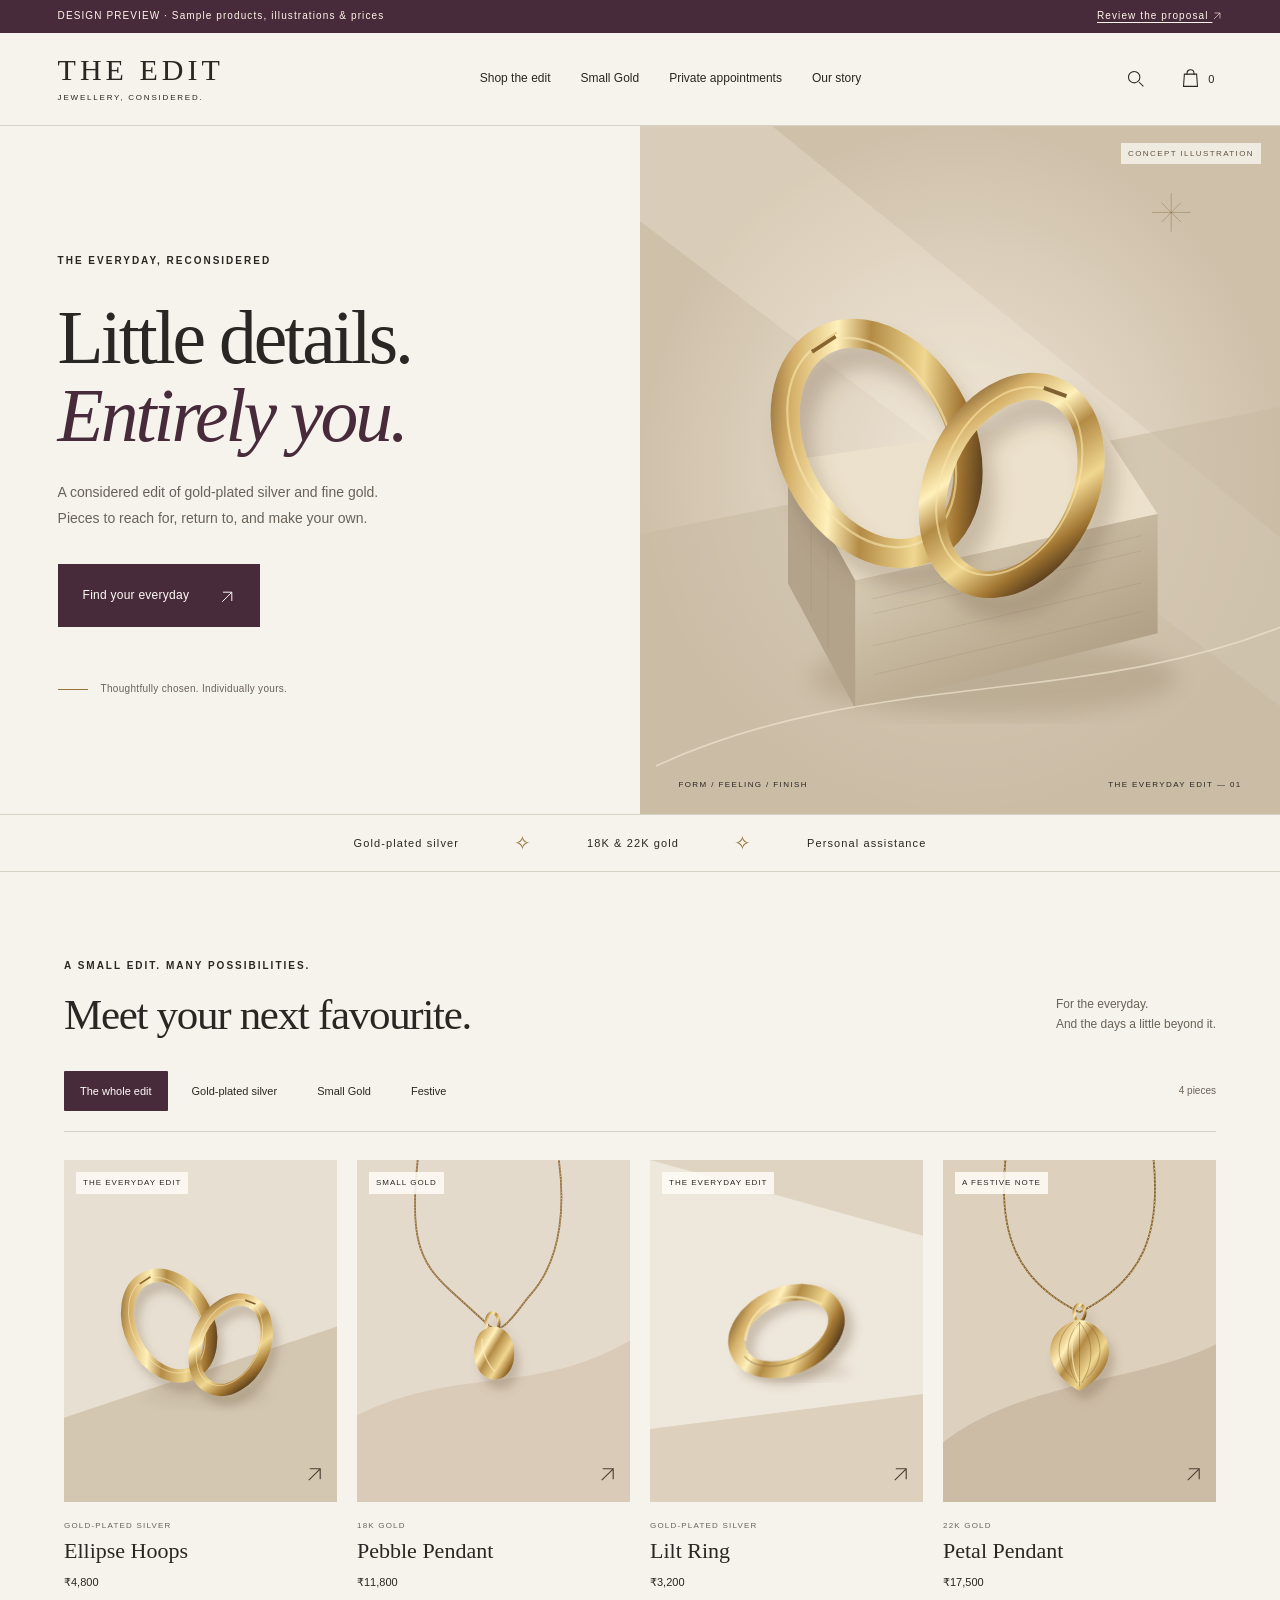
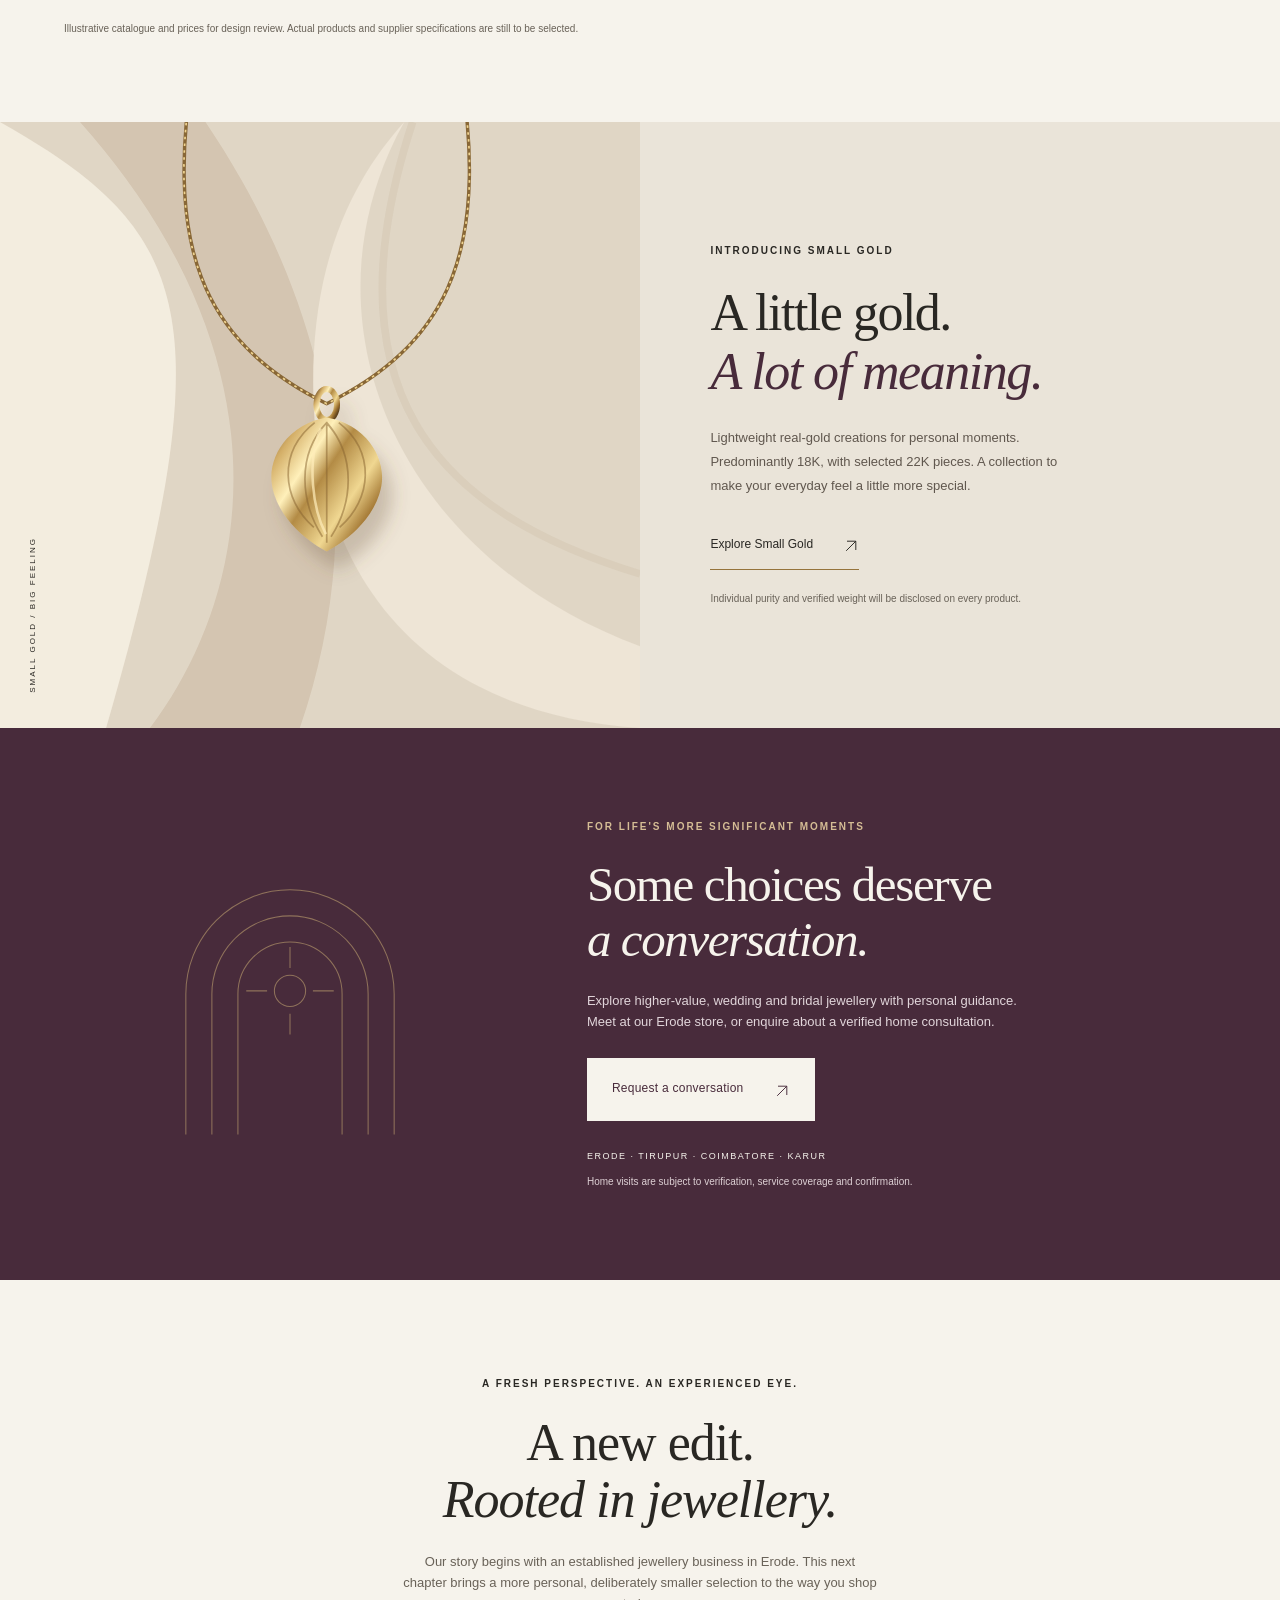
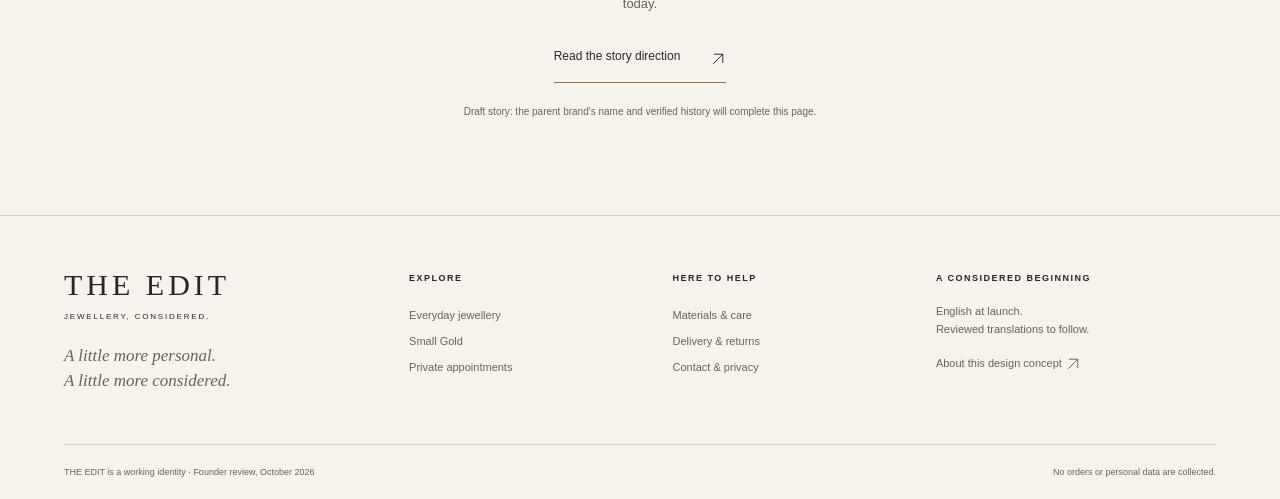
<file: ppp/prototype/index.html>
<!doctype html>
<html lang="en">
<head>
  <meta charset="utf-8">
  <meta name="viewport" content="width=device-width,initial-scale=1">
  <meta name="robots" content="noindex,nofollow">
  <title>The Edit — jewellery concept</title>
  <meta name="description" content="An offline jewellery website design concept for founder review. Illustrative catalogue; no orders accepted.">
  <link rel="stylesheet" href="styles.css">
  <script src="app.js" defer></script>
</head>
<body>
  <a class="skip-link" href="#main">Skip to content</a>
  <div class="concept-bar"><span>DESIGN PREVIEW <span class="concept-extra">· Sample products, illustrations & prices</span></span><a href="../START-HERE.html">Review the proposal <span aria-hidden="true"><svg class="arrow" viewBox="0 0 20 20" aria-hidden="true"><path d="M4 16 16 4M5 4h11v11" fill="none" stroke="currentColor" stroke-width="1.2"/></svg></span></a></div>
  <header class="site-header">
    <button class="icon-button mobile-menu" id="menu-open" aria-label="Open menu" aria-haspopup="dialog"><svg viewBox="0 0 24 24" aria-hidden="true"><path d="M3 7h18M3 12h18M3 17h18"/></svg></button>
    <a class="wordmark" href="#home" aria-label="The Edit home, working brand name">THE EDIT<span>JEWELLERY, CONSIDERED.</span></a>
    <nav class="desktop-nav" aria-label="Main navigation">
      <a href="#collection" data-shop="all">Shop the edit</a><a href="#collection" data-shop="gold">Small Gold</a><a href="#appointments">Private appointments</a><a href="#story">Our story</a>
    </nav>
    <div class="header-actions">
      <button class="icon-button" id="search-open" aria-label="Search jewellery" aria-haspopup="dialog"><svg viewBox="0 0 24 24" aria-hidden="true"><circle cx="10.5" cy="10.5" r="6.5"/><path d="m16 16 5 5"/></svg></button>
      <button class="bag-trigger" id="bag-open" aria-label="Open preview bag, 0 items" aria-haspopup="dialog"><svg viewBox="0 0 24 24" aria-hidden="true"><path d="M5 7h14l1 14H4L5 7Z"/><path d="M8 8V6a4 4 0 0 1 8 0v2"/></svg><span id="bag-count">0</span></button>
    </div>
  </header>
  <main id="main" tabindex="-1">
    <div id="view-home">
      <section class="hero" aria-labelledby="hero-title">
        <div class="hero-copy"><p class="eyebrow">THE EVERYDAY, RECONSIDERED</p><h1 id="hero-title">Little details.<br><em>Entirely you.</em></h1><p class="hero-description">A considered edit of gold-plated silver and fine gold. Pieces to reach for, return to, and make your own.</p><a class="button button-dark" href="#collection" data-shop="all">Find your everyday <span aria-hidden="true"><svg class="arrow" viewBox="0 0 20 20" aria-hidden="true"><path d="M4 16 16 4M5 4h11v11" fill="none" stroke="currentColor" stroke-width="1.2"/></svg></span></a><div class="hero-footnote"><span class="tiny-line"></span><span>Thoughtfully chosen. Individually yours.</span></div></div>
        <div class="hero-art"><img src="assets/hero.svg" alt="Concept illustration of sculptural gold-tone hoops on a warm stone plinth" width="800" height="860" fetchpriority="high"><div class="art-caption"><span>FORM / FEELING / FINISH</span><span>THE EVERYDAY EDIT — 01</span></div><span class="illustration-label">CONCEPT ILLUSTRATION</span></div>
      </section>
      <div class="material-strip"><span>Gold-plated silver</span><span aria-hidden="true">✧</span><span>18K & 22K gold</span><span aria-hidden="true">✧</span><span>Personal assistance</span></div>
      <section class="collection section-pad" id="collection" aria-labelledby="collection-title">
        <div class="section-heading"><div><p class="eyebrow">A SMALL EDIT. MANY POSSIBILITIES.</p><h2 id="collection-title">Meet your next favourite.</h2></div><p>For the everyday.<br>And the days a little beyond it.</p></div>
        <div class="filter-row" role="group" aria-label="Filter the collection"><button class="filter active" data-filter="all" aria-pressed="true">The whole edit</button><button class="filter" data-filter="silver" aria-pressed="false">Gold-plated silver</button><button class="filter" data-filter="gold" aria-pressed="false">Small Gold</button><button class="filter" data-filter="festive" aria-pressed="false">Festive</button><span class="result-count" id="result-count" aria-live="polite">4 pieces</span></div>
        <div class="product-grid" id="product-grid"></div>
        <p class="sample-note">Illustrative catalogue and prices for design review. Actual products and supplier specifications are still to be selected.</p>
      </section>
      <section class="gold-story" aria-labelledby="gold-title">
        <div class="gold-art"><img src="assets/gold-story.svg" alt="Concept illustration of a small gold pendant suspended over ivory folds" width="760" height="720" loading="lazy"><span class="vertical-note">SMALL GOLD / BIG FEELING</span></div>
        <div class="gold-copy"><p class="eyebrow">INTRODUCING SMALL GOLD</p><h2 id="gold-title">A little gold.<br><em>A lot of meaning.</em></h2><p>Lightweight real-gold creations for personal moments. Predominantly 18K, with selected 22K pieces. A collection to make your everyday feel a little more special.</p><a class="text-link" href="#collection" data-shop="gold">Explore Small Gold <span aria-hidden="true"><svg class="arrow" viewBox="0 0 20 20" aria-hidden="true"><path d="M4 16 16 4M5 4h11v11" fill="none" stroke="currentColor" stroke-width="1.2"/></svg></span></a><p class="small-note">Individual purity and verified weight will be disclosed on every product.</p></div>
      </section>
      <section class="appointments section-pad" id="appointments" aria-labelledby="appointment-title"><div class="appointment-symbol" aria-hidden="true"><svg viewBox="0 0 240 260"><path d="M20 255V120a100 100 0 0 1 200 0v135M45 255V120a75 75 0 0 1 150 0v135M70 255V120a50 50 0 0 1 100 0v135"/><circle cx="120" cy="117" r="15"/><path d="M120 75v20m0 44v20m-42-42h20m44 0h20"/></svg></div><div><p class="eyebrow">FOR LIFE'S MORE SIGNIFICANT MOMENTS</p><h2 id="appointment-title">Some choices deserve<br><em>a conversation.</em></h2><p>Explore higher-value, wedding and bridal jewellery with personal guidance. Meet at our Erode store, or enquire about a verified home consultation.</p><button class="button button-cream" data-appointment>Request a conversation <span aria-hidden="true"><svg class="arrow" viewBox="0 0 20 20" aria-hidden="true"><path d="M4 16 16 4M5 4h11v11" fill="none" stroke="currentColor" stroke-width="1.2"/></svg></span></button><p class="cities">ERODE · TIRUPUR · COIMBATORE · KARUR</p><p class="appointment-note">Home visits are subject to verification, service coverage and confirmation.</p></div></section>
      <section class="story section-pad" id="story"><p class="eyebrow">A FRESH PERSPECTIVE. AN EXPERIENCED EYE.</p><h2>A new edit.<br><em>Rooted in jewellery.</em></h2><p>Our story begins with an established jewellery business in Erode. This next chapter brings a more personal, deliberately smaller selection to the way you shop today.</p><button class="text-link" data-info="story">Read the story direction <span aria-hidden="true"><svg class="arrow" viewBox="0 0 20 20" aria-hidden="true"><path d="M4 16 16 4M5 4h11v11" fill="none" stroke="currentColor" stroke-width="1.2"/></svg></span></button><p class="small-note">Draft story: the parent brand's name and verified history will complete this page.</p></section>
    </div>
    <section id="view-product" class="product-view" hidden aria-labelledby="product-title">
      <div class="breadcrumbs"><a href="#home">Home</a><span>/</span><a href="#collection">The edit</a><span>/</span><span id="breadcrumb-name"></span></div>
      <div class="product-layout"><div class="product-media"><img id="detail-image" src="assets/hoops.svg" alt="" width="760" height="860"><span class="illustration-label">CONCEPT ILLUSTRATION</span></div><div class="product-information"><p class="eyebrow" id="detail-collection"></p><h1 id="product-title"></h1><p class="product-material" id="detail-material"></p><p class="product-price" id="detail-price"></p><p class="sample-price">Illustrative price — not an offer for sale.</p><p class="detail-description" id="detail-description"></p><div class="status-line"><span aria-hidden="true"></span><p id="detail-stock"></p></div><div class="detail-actions"><label for="quantity">Quantity</label><select id="quantity"><option>1</option><option>2</option><option>3</option></select><button class="button button-dark" id="product-action">Add to preview bag <span aria-hidden="true"><svg class="arrow" viewBox="0 0 20 20" aria-hidden="true"><path d="M4 16 16 4M5 4h11v11" fill="none" stroke="currentColor" stroke-width="1.2"/></svg></span></button></div><button class="assistance-link" id="product-assistance">Ask about this piece <span aria-hidden="true"><svg class="arrow" viewBox="0 0 20 20" aria-hidden="true"><path d="M4 16 16 4M5 4h11v11" fill="none" stroke="currentColor" stroke-width="1.2"/></svg></span></button><p class="product-help">Online payment + personal assistance. No COD.</p><div class="product-accordions"><details open><summary>The details</summary><dl id="detail-specs"></dl></details><details><summary>Delivery & returns</summary><p>Delivery coverage, insured shipping charges, free-delivery eligibility and the return request window are to be confirmed. The final policy will explain inspection and refund timing before checkout.</p></details><details><summary>Care & documentation</summary><p>Care instructions and any applicable hallmark or supplier documentation will be added for each verified product. This sample does not claim certification.</p></details></div><p class="sample-note">This page demonstrates layout and interactions. Product details must be replaced with supplier-approved information before launch.</p></div></div>
    </section>
  </main>
  <footer class="site-footer"><div class="footer-brand"><a class="wordmark" href="#home">THE EDIT<span>JEWELLERY, CONSIDERED.</span></a><p>A little more personal.<br>A little more considered.</p></div><div><p class="footer-label">EXPLORE</p><a href="#collection" data-shop="all">Everyday jewellery</a><a href="#collection" data-shop="gold">Small Gold</a><a href="#appointments">Private appointments</a></div><div><p class="footer-label">HERE TO HELP</p><button data-info="care">Materials & care</button><button data-info="delivery">Delivery & returns</button><button data-info="contact">Contact & privacy</button></div><div class="footer-note"><p class="footer-label">A CONSIDERED BEGINNING</p><p>English at launch.<br>Reviewed translations to follow.</p><a href="../START-HERE.html">About this design concept <svg class="arrow" viewBox="0 0 20 20" aria-hidden="true"><path d="M4 16 16 4M5 4h11v11" fill="none" stroke="currentColor" stroke-width="1.2"/></svg></a></div><div class="footer-bottom"><span>THE EDIT is a working identity · Founder review, October 2026</span><span>No orders or personal data are collected.</span></div></footer>
  <dialog id="search-dialog" class="search-dialog" aria-labelledby="search-title"><div class="dialog-header"><h2 id="search-title">Find your next favourite.</h2><button class="close-button" data-close aria-label="Close search">×</button></div><label class="eyebrow" for="search-input">SEARCH THE SAMPLE COLLECTION</label><input id="search-input" type="search" placeholder="Try gold, hoops or silver" autocomplete="off"><div id="search-results" class="search-results" aria-live="polite"></div></dialog>
  <dialog id="bag-dialog" class="bag-dialog" aria-labelledby="bag-title"><div class="dialog-header"><h2 id="bag-title">Your preview bag.</h2><button class="close-button" data-close aria-label="Close bag">×</button></div><div id="bag-items"></div><div id="bag-summary"></div><p class="small-note">A design demonstration only. Payment, delivery charges and stock checks are not connected. Nothing is ordered; the bag clears when you reload.</p><button class="button button-dark" data-close>Continue exploring <span aria-hidden="true"><svg class="arrow" viewBox="0 0 20 20" aria-hidden="true"><path d="M4 16 16 4M5 4h11v11" fill="none" stroke="currentColor" stroke-width="1.2"/></svg></span></button></dialog>
  <dialog id="appointment-dialog" class="appointment-dialog" aria-labelledby="appointment-form-title"><div class="dialog-header"><h2 id="appointment-form-title">Let's begin a conversation.</h2><button class="close-button" data-close aria-label="Close appointment request">×</button></div><p>This is a local form demonstration. Please use example details; nothing is sent or saved.</p><form id="appointment-form"><div class="form-grid"><label>Your name<input name="name" autocomplete="off" required maxlength="80" placeholder="Example name"></label><label>Mobile number<input name="phone" type="tel" inputmode="numeric" pattern="[6-9][0-9]{9}" required maxlength="10" autocomplete="off" placeholder="10-digit Indian mobile"><small>Ten digits, starting with 6, 7, 8 or 9.</small></label><label>City<select name="city" required><option value="">Choose a city</option><option>Erode</option><option>Tirupur</option><option>Coimbatore</option><option>Karur</option><option>Other — store visit enquiry</option></select></label><label>Preferred consultation<select name="type"><option>At the Erode store</option><option>Home visit, subject to verification</option></select></label><label>Interested in<select name="interest"><option>Wedding & bridal</option><option>Higher-value gold jewellery</option><option>Personal gifting</option><option>I'd like some guidance</option></select></label><label>Budget range<select name="budget"><option>Prefer to discuss</option><option>₹30,000–₹1 lakh</option><option>₹1–₹3 lakh</option><option>Above ₹3 lakh</option></select></label></div><label class="checkbox-label"><input type="checkbox" required>I understand this is a preview, not a confirmed appointment.</label><button class="button button-dark" type="submit">Preview request flow <span aria-hidden="true"><svg class="arrow" viewBox="0 0 20 20" aria-hidden="true"><path d="M4 16 16 4M5 4h11v11" fill="none" stroke="currentColor" stroke-width="1.2"/></svg></span></button></form><div id="appointment-result" hidden role="status"><div class="success-symbol" aria-hidden="true">✓</div><h3>That is how the request begins.</h3><p>In the live store, the team would review the request, qualify the enquiry and contact the customer before confirming an appointment. Home visits require verification and approval.</p><p><strong>No enquiry was sent. Your example details have been cleared.</strong></p><button class="button button-dark" data-close>Back to the edit</button></div></dialog>
  <dialog id="info-dialog" class="info-dialog" aria-labelledby="info-title"><div class="dialog-header"><h2 id="info-title"></h2><button class="close-button" data-close aria-label="Close information">×</button></div><div id="info-body"></div></dialog>
  <dialog id="menu-dialog" class="menu-dialog" aria-labelledby="menu-title"><div class="dialog-header"><h2 id="menu-title">Explore the edit.</h2><button class="close-button" data-close aria-label="Close menu">×</button></div><nav aria-label="Mobile navigation"><a href="#collection" data-shop="all">Shop the edit <svg class="arrow" viewBox="0 0 20 20" aria-hidden="true"><path d="M4 16 16 4M5 4h11v11" fill="none" stroke="currentColor" stroke-width="1.2"/></svg></a><a href="#collection" data-shop="gold">Small Gold <svg class="arrow" viewBox="0 0 20 20" aria-hidden="true"><path d="M4 16 16 4M5 4h11v11" fill="none" stroke="currentColor" stroke-width="1.2"/></svg></a><a href="#appointments">Private appointments <svg class="arrow" viewBox="0 0 20 20" aria-hidden="true"><path d="M4 16 16 4M5 4h11v11" fill="none" stroke="currentColor" stroke-width="1.2"/></svg></a><a href="#story">Our story <svg class="arrow" viewBox="0 0 20 20" aria-hidden="true"><path d="M4 16 16 4M5 4h11v11" fill="none" stroke="currentColor" stroke-width="1.2"/></svg></a></nav></dialog>
  <div class="toast" id="toast" role="status" aria-live="polite"></div>
  <noscript><p class="noscript">This offline concept needs JavaScript for its sample catalogue and interactions. The <a href="../review/founder-pack.html">written plan</a> is available without it.</p></noscript>
</body>
</html>
</file>
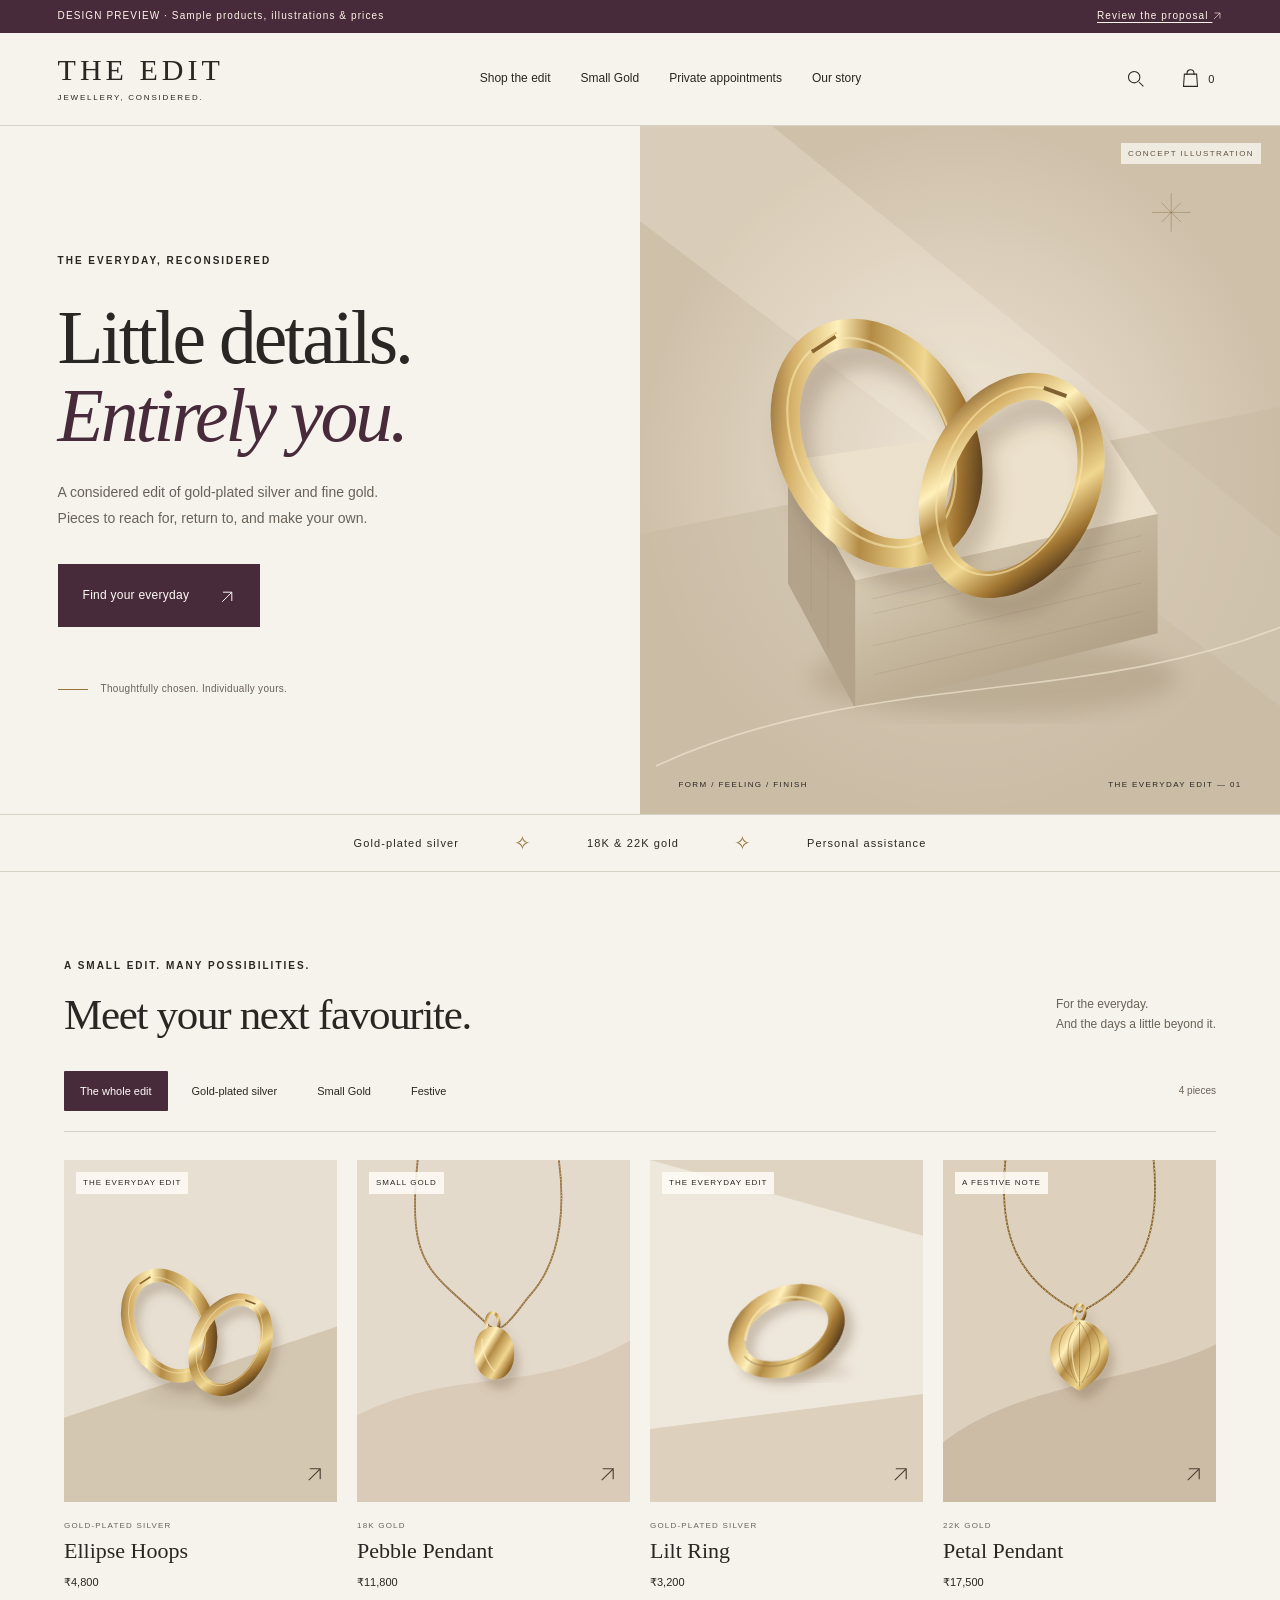
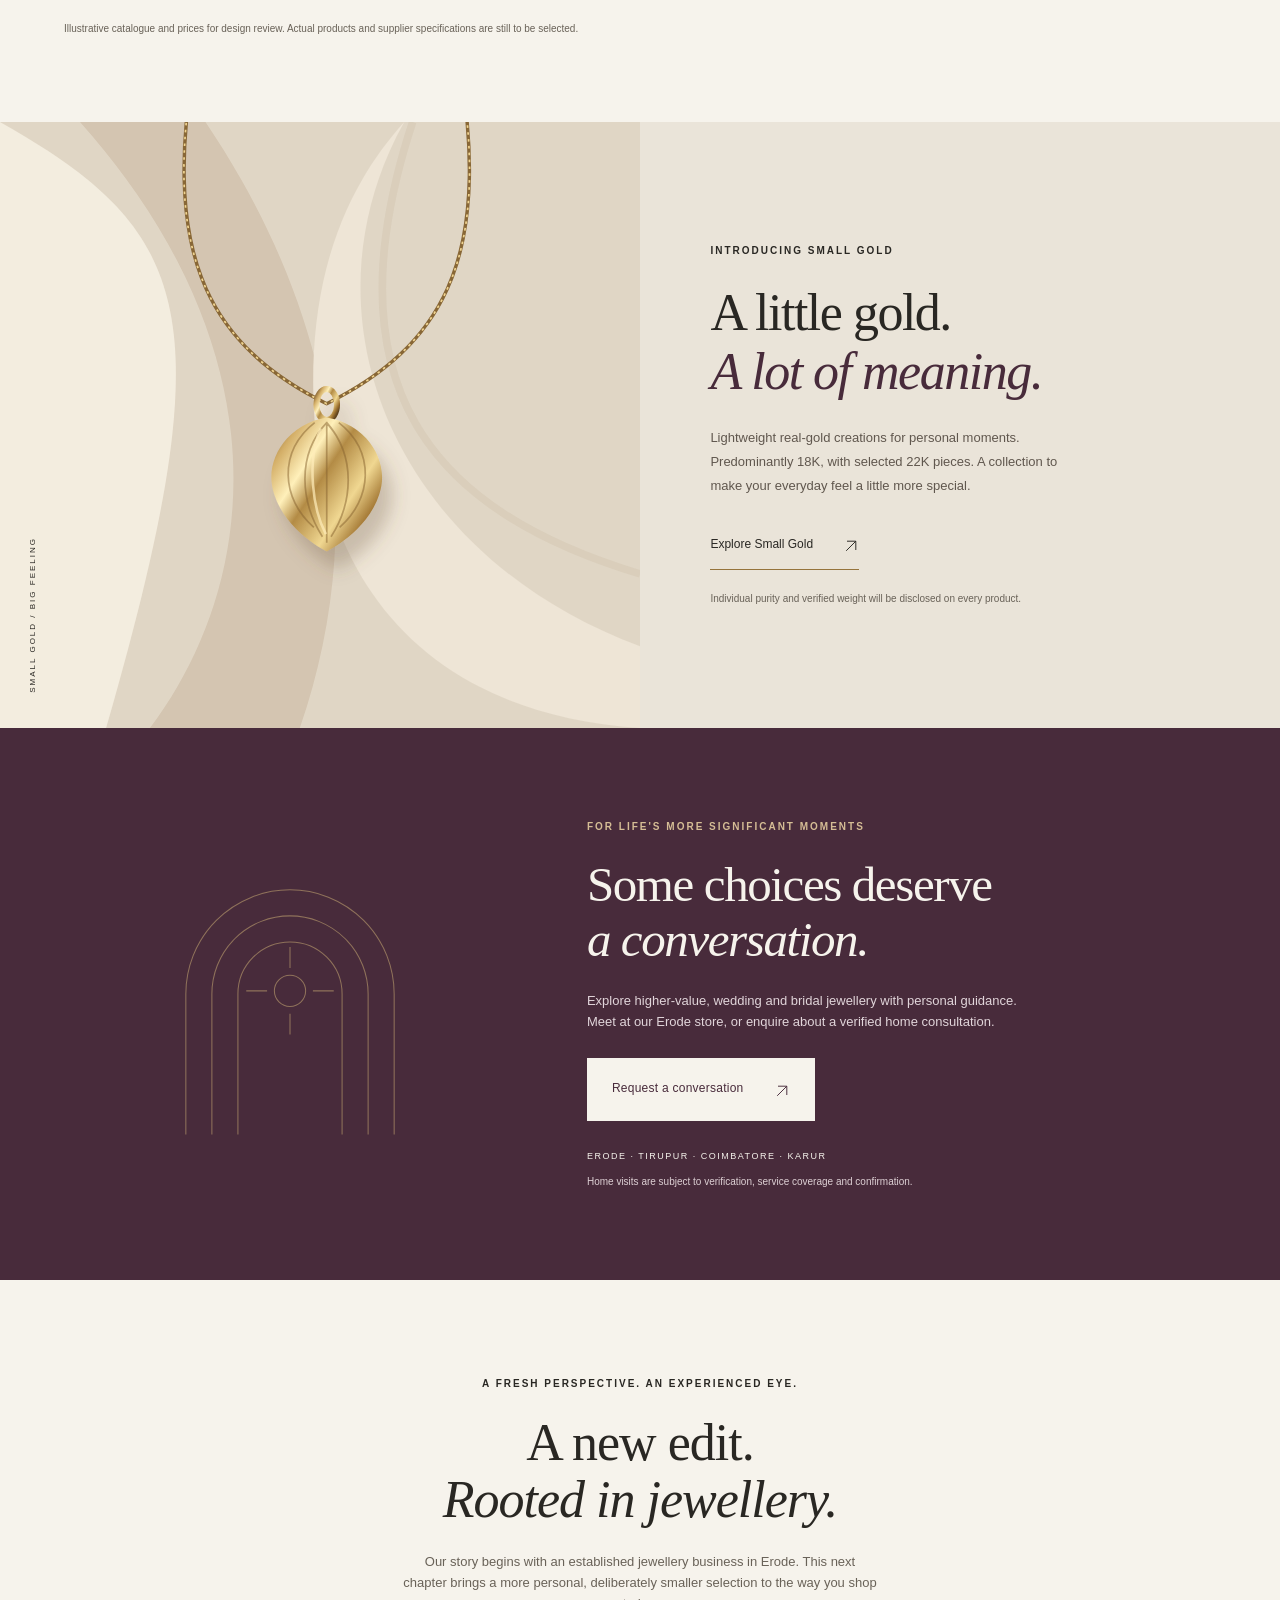
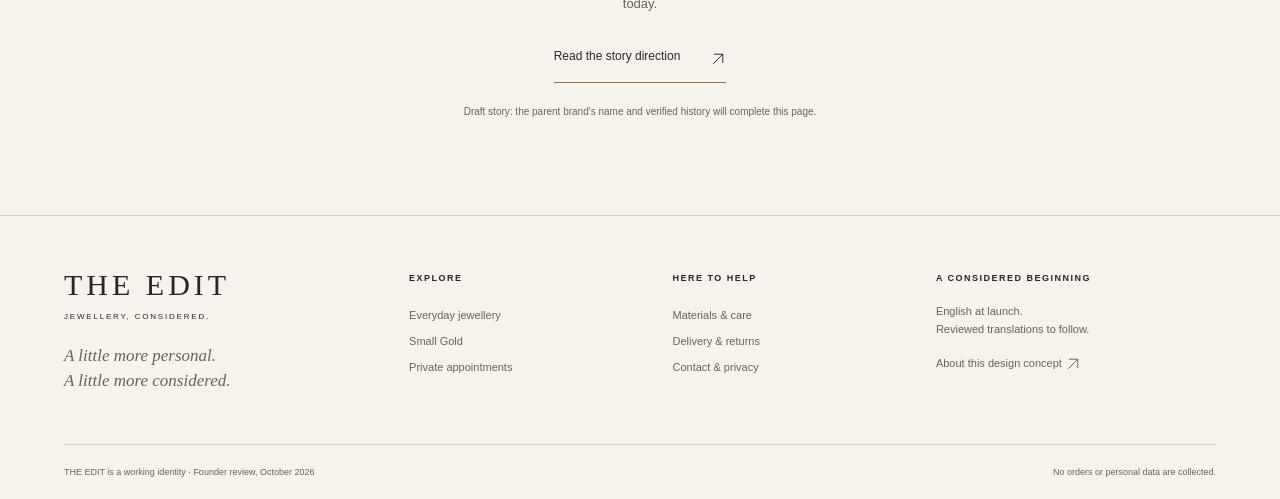
<file: ppp/preview.html>
<!doctype html>
<html lang="en">
<head>
  <meta charset="utf-8"><meta http-equiv="Content-Security-Policy" content="default-src 'none'; img-src data:; style-src 'unsafe-inline'; script-src 'unsafe-inline'; base-uri 'none'; connect-src 'none'; form-action 'none'">
  <meta name="viewport" content="width=device-width,initial-scale=1">
  <meta name="robots" content="noindex,nofollow">
  <title>The Edit — jewellery concept</title>
  <meta name="description" content="An offline jewellery website design concept for founder review. Illustrative catalogue; no orders accepted.">
  <style>@charset "UTF-8";
:root{--ivory:#f6f3ec;--paper:#fffcf6;--ink:#292723;--plum:#482b3b;--gold:#96743c;--line:#d8d1c6;--muted:#696258;--sand:#e8dfd0;--serif:Georgia,'Times New Roman',serif;--sans:Arial,Helvetica,sans-serif}
*{box-sizing:border-box}html{scroll-behavior:smooth;scroll-padding-top:115px}body{margin:0;background:var(--ivory);color:var(--ink);font:15px/1.65 var(--sans)}button,input,select{font:inherit}button,a,input,select,summary{-webkit-tap-highlight-color:transparent}button{cursor:pointer}a{color:inherit;text-decoration:none}button{color:inherit}img{display:block;width:100%;height:auto}button:focus-visible,a:focus-visible,input:focus-visible,select:focus-visible,summary:focus-visible{outline:2px solid var(--plum);outline-offset:5px}button,a{touch-action:manipulation}h1,h2,h3,p{margin:0}h1,h2,h3{font-family:var(--serif);font-weight:400}em{font-weight:400}button{border:0;background:none}svg{display:block}[hidden]{display:none!important}.skip-link{position:fixed;z-index:100;top:-80px;left:20px;background:var(--plum);color:white;padding:12px}.skip-link:focus{top:12px}.concept-bar{display:flex;justify-content:space-between;gap:15px;padding:8px 4.5%;background:var(--plum);color:#fff6e9;font-size:10px;letter-spacing:1.1px}.concept-bar a{white-space:nowrap;text-decoration:underline;text-underline-offset:3px}.site-header{display:flex;align-items:center;justify-content:space-between;gap:32px;padding:23px 4.5%;background:var(--ivory);border-bottom:1px solid var(--line);position:sticky;top:0;z-index:20}.wordmark{font:30px/.95 var(--serif);letter-spacing:4px;white-space:nowrap}.wordmark span{display:block;font:8px/1 var(--sans);letter-spacing:1.8px;margin-top:10px}.desktop-nav{display:flex;gap:30px;font-size:12px}.desktop-nav a{padding:10px 0}.desktop-nav a:hover{color:var(--plum);text-decoration:underline;text-underline-offset:6px}.header-actions{display:flex;align-items:center;gap:15px}.icon-button,.bag-trigger{min-width:40px;min-height:40px;padding:8px}.icon-button svg,.bag-trigger svg{width:21px;height:21px;fill:none;stroke:currentColor;stroke-width:1.2}.bag-trigger{display:flex;align-items:center;gap:7px}.bag-trigger span{font-size:11px}.mobile-menu{display:none}.hero{display:grid;grid-template-columns:1fr 1fr;min-height:630px}.hero-copy{display:flex;flex-direction:column;align-items:flex-start;justify-content:center;padding:65px 10% 55px 9%}.eyebrow{font-size:10px;font-weight:600;letter-spacing:2px;line-height:1.7}.hero h1{font-size:clamp(50px,5.9vw,88px);line-height:1.03;letter-spacing:-3px;margin:30px 0 25px}.hero h1 em{color:var(--plum)}.hero-description{font-size:14px;max-width:345px;color:var(--muted);line-height:1.85;margin-bottom:32px}.button{display:inline-flex;justify-content:space-between;align-items:center;gap:30px;padding:15px 24px;min-height:51px;font-size:12px;letter-spacing:.25px;border:1px solid transparent;transition:background .2s,transform .2s}.button:hover{transform:translateY(-2px)}.button-dark{color:var(--paper);background:var(--plum)}.button-dark:hover{background:#36202c}.button-cream{color:var(--plum);background:var(--ivory)}.button span{font-size:19px}.hero-footnote{display:flex;align-items:center;gap:13px;color:var(--muted);font-size:10px;margin-top:54px;letter-spacing:.3px}.tiny-line{width:30px;height:1px;background:var(--gold)}.hero-art{position:relative;overflow:hidden;background:#ddd2bf;min-height:600px}.hero-art>img{width:100%;height:100%;object-fit:cover}.art-caption{position:absolute;bottom:23px;left:6%;right:6%;display:flex;justify-content:space-between;font-size:8px;letter-spacing:1.4px}.illustration-label{position:absolute;right:19px;top:17px;color:#625442;font-size:8px;letter-spacing:1.4px;background:#f6f3ecd6;padding:4px 7px}.material-strip{display:flex;justify-content:center;align-items:center;gap:55px;padding:18px 20px;border-top:1px solid var(--line);border-bottom:1px solid var(--line);font-size:11px;letter-spacing:1.1px}.material-strip span:nth-child(even){color:var(--gold);font-size:20px;line-height:1}.section-pad{padding:85px 5%}.section-heading{display:flex;justify-content:space-between;align-items:flex-end;gap:25px;margin-bottom:32px}.section-heading h2{font-size:43px;line-height:1.15;letter-spacing:-1.3px;margin-top:16px}.section-heading>p{font-size:12px;color:var(--muted);padding-bottom:5px}.filter-row{display:flex;align-items:center;gap:8px;border-bottom:1px solid var(--line);padding-bottom:20px;margin-bottom:28px}.filter{font-size:11px;padding:9px 15px;border:1px solid transparent;border-radius:1px;min-height:40px}.filter.active{background:var(--plum);color:var(--paper)}.filter:not(.active):hover{border-color:var(--line)}.result-count{margin-left:auto;font-size:10px;color:var(--muted)}.product-grid{display:grid;grid-template-columns:repeat(4,minmax(0,1fr));gap:20px}.product-card .card-image{background:#e7dfd1;position:relative;overflow:hidden;aspect-ratio:4/5}.product-card .card-image img{height:100%;object-fit:cover;transition:transform .5s}.product-card a:hover .card-image img{transform:scale(1.035)}.card-label{position:absolute;left:12px;top:12px;font-size:8px;letter-spacing:1px;background:#fffcf6d9;padding:4px 7px}.card-arrow{position:absolute;bottom:10px;right:13px;font-size:22px;color:#4c4035}.card-info{padding:17px 0 6px}.card-type{font-size:8px;letter-spacing:1.2px;color:var(--muted);text-transform:uppercase}.card-info h3{font-size:22px;line-height:1.3;margin:5px 0 8px}.card-info .card-price{font-size:11px}.sample-note{font-size:10px;line-height:1.7;color:var(--muted);margin-top:22px}.gold-story{display:grid;grid-template-columns:1fr 1fr;background:#eae4d9}.gold-art{position:relative;min-height:500px;overflow:hidden}.gold-art img{height:100%;object-fit:cover}.vertical-note{position:absolute;left:26px;bottom:35px;writing-mode:vertical-rl;transform:rotate(180deg);font-size:8px;letter-spacing:2px}.gold-copy{display:flex;flex-direction:column;align-items:flex-start;justify-content:center;padding:70px 13% 70px 11%}.gold-copy h2{font-size:52px;line-height:1.12;letter-spacing:-1.5px;margin:25px 0}.gold-copy h2 em{color:var(--plum)}.gold-copy>p:not(.eyebrow):not(.small-note){font-size:13px;color:#60574e;line-height:1.85;margin-bottom:30px;max-width:350px}.text-link{display:inline-flex;align-items:center;gap:30px;font-size:12px;border-bottom:1px solid var(--gold);padding:0 0 8px}.text-link span{font-size:20px}.small-note{font-size:10px;color:var(--muted);line-height:1.7;margin-top:20px}.appointments{display:grid;grid-template-columns:.72fr 1fr;align-items:center;gap:70px;background:var(--plum);color:var(--ivory);padding-top:90px;padding-bottom:90px}.appointment-symbol{max-width:250px;justify-self:center;opacity:.55;width:100%}.appointment-symbol svg{width:100%;fill:none;stroke:#c9ac74;stroke-width:1}.appointments .eyebrow{color:#d5bd95}.appointments h2{font-size:49px;line-height:1.13;letter-spacing:-1.4px;margin:22px 0}.appointments>div>p:not(.eyebrow):not(.cities):not(.appointment-note){font-size:13px;max-width:460px;color:#e1d5da;margin:0 0 25px}.appointments .cities{font-size:9px;letter-spacing:1.5px;margin:28px 0 10px}.appointment-note{font-size:10px;color:#ddd0d4;max-width:460px}.story{text-align:center;max-width:900px;margin:auto;padding-top:95px;padding-bottom:95px}.story h2{font-size:52px;line-height:1.1;letter-spacing:-1px;margin:22px 0}.story>p:not(.eyebrow):not(.small-note){font-size:13px;max-width:475px;margin:0 auto 26px;color:var(--muted)}.story .small-note{max-width:400px;margin:20px auto 0}.site-footer{padding:55px 5% 20px;border-top:1px solid var(--line);display:grid;grid-template-columns:1.35fr 1fr 1fr 1.2fr;gap:30px}.footer-brand>p{font:italic 17px/1.5 var(--serif);color:var(--muted);margin-top:22px}.footer-label{font-size:9px;letter-spacing:1.5px;font-weight:600;margin-bottom:16px}.site-footer>div:not(.footer-brand):not(.footer-bottom)>a,.site-footer>div>button{display:block;font-size:11px;color:var(--muted);padding:4px 0;text-align:left}.site-footer .footer-note>p:not(.footer-label){font-size:11px;color:var(--muted);margin-bottom:12px}.footer-bottom{grid-column:1/-1;display:flex;justify-content:space-between;gap:15px;border-top:1px solid var(--line);padding-top:20px;margin-top:20px;font-size:9px;color:var(--muted)}.breadcrumbs{display:flex;gap:13px;flex-wrap:wrap;font-size:10px;color:var(--muted);padding:28px 5%}.breadcrumbs a{text-decoration:underline;text-underline-offset:3px}.product-layout{display:grid;grid-template-columns:1.1fr 1fr;gap:7%;padding:0 5% 85px;align-items:start}.product-media{position:relative;background:#e6dece}.product-media img{width:100%;aspect-ratio:760/860;object-fit:cover}.product-information{padding:15px 0}.product-information h1{font-size:50px;letter-spacing:-1px;line-height:1.12;margin:15px 0}.product-material{color:var(--muted);font-size:13px}.product-price{font-size:21px;margin-top:20px}.sample-price{font-size:10px;color:var(--muted);margin-top:3px}.detail-description{font-size:13px;margin:25px 0;color:var(--muted);max-width:400px}.status-line{display:flex;align-items:center;gap:8px;font-size:10px;padding:13px 0;border-top:1px solid var(--line);border-bottom:1px solid var(--line);margin-bottom:20px}.status-line>span{width:5px;height:5px;border-radius:50%;background:#766c48}.detail-actions{display:grid;grid-template-columns:auto 62px 1fr;gap:10px;align-items:center}.detail-actions>label{font-size:10px}.detail-actions select{padding:12px 8px;height:53px;background:transparent;border:1px solid var(--line);border-radius:0}.detail-actions .button{font-size:11px;padding:14px 17px;gap:12px}.assistance-link{font-size:12px;text-decoration:underline;text-underline-offset:5px;padding:20px 0 8px}.product-help{font-size:10px;color:var(--muted);margin:7px 0 25px}.product-accordions{border-top:1px solid var(--line)}.product-accordions details{border-bottom:1px solid var(--line);padding:13px 0}.product-accordions summary{cursor:pointer;font-size:12px;list-style:none;position:relative;padding-right:25px}.product-accordions summary:after{content:'+';position:absolute;right:3px}.product-accordions details[open] summary:after{content:'−'}.product-accordions p{font-size:11px;line-height:1.8;color:var(--muted);margin-top:12px}.product-accordions dl{display:grid;grid-template-columns:110px 1fr;gap:9px;font-size:11px;margin:18px 0 3px}.product-accordions dt{color:var(--muted)}.product-accordions dd{margin:0}.dialog-header{display:flex;align-items:flex-start;justify-content:space-between;gap:20px;margin-bottom:25px}.dialog-header h2{font-size:32px;line-height:1.15}.close-button{font-size:30px;line-height:1;min-width:35px;min-height:35px;padding:0}.close-button:hover{color:var(--plum)}dialog{background:var(--paper);color:var(--ink);border:1px solid var(--line);padding:35px;max-width:min(640px,calc(100% - 30px));max-height:90dvh;overflow:auto;box-shadow:0 15px 80px #0003}dialog::backdrop{background:#26201bbb;backdrop-filter:blur(3px)}dialog>p{font-size:12px;color:var(--muted);margin-bottom:20px}.search-dialog{width:610px}.search-dialog input{width:100%;background:transparent;border:0;border-bottom:1px solid var(--gold);padding:14px 0;margin:10px 0 22px;border-radius:0;font-size:16px}.search-results{display:grid;gap:12px}.search-result{display:flex;gap:18px;align-items:center;padding-bottom:12px;border-bottom:1px solid var(--line)}.search-result img{width:65px;height:75px;object-fit:cover}.search-result strong{font-family:var(--serif);font-weight:400;font-size:20px}.search-result small{display:block;font-size:10px;color:var(--muted)}.empty-state{font-size:13px;color:var(--muted);padding:25px 0}.bag-dialog{width:520px}.bag-item{display:grid;grid-template-columns:70px 1fr auto;gap:15px;padding:18px 0;border-bottom:1px solid var(--line);align-items:center}.bag-item img{width:70px;height:85px;object-fit:cover}.bag-item h3{font-size:21px}.bag-item p{font-size:10px;color:var(--muted)}.remove-item{font-size:10px;text-decoration:underline;min-height:35px}.bag-total{display:flex;justify-content:space-between;margin:25px 0 12px;font-size:14px}.bag-dialog>.button{margin-top:25px;width:100%}.appointment-dialog{width:650px}.form-grid{display:grid;grid-template-columns:1fr 1fr;gap:18px}.form-grid label{font-size:11px}.form-grid input,.form-grid select{display:block;width:100%;min-height:46px;border:1px solid var(--line);background:transparent;padding:10px;margin-top:6px;border-radius:0;font-size:13px;color:var(--ink)}.form-grid small{display:block;font-size:9px;color:var(--muted);margin-top:5px}.checkbox-label{display:flex;align-items:flex-start;gap:9px;font-size:10px;margin:25px 0}.checkbox-label input{accent-color:var(--plum);margin-top:3px;min-width:15px;min-height:15px}.appointment-dialog form>.button{width:100%}.success-symbol{color:var(--plum);font-size:30px}.appointment-dialog h3{font-size:30px;margin:12px 0}.appointment-dialog #appointment-result p{font-size:13px;margin:15px 0}.appointment-dialog #appointment-result>.button{margin-top:15px}.info-dialog{width:550px}.info-dialog p{font-size:13px;line-height:1.9;margin-bottom:18px;color:var(--muted)}.info-dialog a{text-decoration:underline;text-underline-offset:3px}.menu-dialog{width:450px}.menu-dialog nav{display:grid}.menu-dialog nav a{font:27px var(--serif);padding:18px 0;border-bottom:1px solid var(--line)}.toast{position:fixed;bottom:25px;left:50%;transform:translate(-50%,20px);background:var(--plum);color:white;padding:12px 20px;font-size:12px;z-index:80;opacity:0;pointer-events:none;transition:.2s;max-width:calc(100% - 30px);text-align:center}.toast.visible{opacity:1;transform:translate(-50%,0)}.noscript{padding:30px;background:#fff0c9;text-align:center}
@media(min-width:1600px){.hero{max-height:800px}.hero-copy{padding-left:12%}.site-header,.section-pad,.site-footer{padding-left:7%;padding-right:7%}}
@media(max-width:1100px){.desktop-nav{gap:18px;font-size:11px}.site-header{gap:20px}.hero{min-height:560px}.hero-art{min-height:560px}.hero-copy{padding-right:7%}.hero h1{font-size:65px}.hero-description{font-size:13px}.section-heading h2{font-size:37px}.gold-copy{padding:50px 10%}.gold-copy h2{font-size:45px}.appointments{gap:40px}.appointments h2{font-size:43px}.detail-actions{grid-template-columns:auto 60px}.detail-actions .button{grid-column:1/-1}.product-information h1{font-size:42px}}
@media(max-width:800px){html{scroll-padding-top:88px}.concept-bar{font-size:8px;letter-spacing:.6px;padding:8px 5%}.concept-extra{display:none}.site-header{padding:17px 4%;gap:8px}.mobile-menu{display:block}.desktop-nav{display:none}.wordmark{font-size:25px;letter-spacing:3px}.wordmark span{font-size:7px;letter-spacing:1.2px;margin-top:8px}.header-actions{gap:2px}.hero{min-height:0;grid-template-columns:1fr 1fr}.hero h1{font-size:51px;letter-spacing:-1.8px}.hero-copy{padding:45px 9%}.hero-art{min-height:480px}.hero-footnote{margin-top:30px;font-size:9px}.art-caption{font-size:6px;bottom:16px;gap:10px}.material-strip{gap:25px;font-size:9px}.section-pad{padding:60px 5%}.section-heading h2{font-size:32px}.section-heading>p{font-size:10px}.product-grid{grid-template-columns:repeat(2,minmax(0,1fr));gap:24px 17px}.gold-copy{padding:45px 10%}.gold-copy h2{font-size:38px}.gold-art{min-height:450px}.gold-copy>p:not(.eyebrow):not(.small-note){font-size:12px}.appointments{grid-template-columns:.5fr 1fr;gap:35px}.appointments h2{font-size:38px}.appointment-symbol{max-width:170px}.appointments>div>p:not(.eyebrow):not(.cities):not(.appointment-note){font-size:12px}.site-footer{grid-template-columns:1.3fr 1fr 1fr}.footer-note{grid-column:1/-1}.footer-note p{display:inline-block;margin-right:20px}.footer-bottom{font-size:8px;flex-direction:column;gap:4px}.product-layout{gap:5%}.product-information h1{font-size:36px}.product-information .eyebrow{font-size:8px}.product-media{position:sticky;top:100px}.detail-description{font-size:12px}.product-accordions dl{grid-template-columns:80px 1fr;font-size:10px}}
@media(max-width:560px){.hero{grid-template-columns:1fr}.hero-copy{padding:44px 7% 38px}.hero h1{font-size:59px;line-height:1.03;margin:21px 0;letter-spacing:-2px}.hero-description{font-size:12px;max-width:305px;margin-bottom:25px}.hero-footnote{margin-top:25px}.hero-art{min-height:0;height:410px}.hero-art>img{object-position:center 47%}.hero .eyebrow{font-size:8px;letter-spacing:1.7px}.hero .button{padding:13px 20px;min-height:48px}.art-caption{font-size:7px;left:7%;right:7%;bottom:17px}.illustration-label{font-size:7px}.material-strip{gap:14px;font-size:8px;letter-spacing:.25px;padding:17px 8px}.material-strip span:nth-child(even){font-size:14px}.section-pad{padding:48px 6%}.section-heading{display:block;margin-bottom:22px}.section-heading .eyebrow{font-size:8px;letter-spacing:1.5px}.section-heading h2{font-size:34px;letter-spacing:-1px;margin-top:13px}.section-heading>p{display:none}.filter-row{flex-wrap:wrap;gap:6px;padding-bottom:15px;margin-bottom:22px}.filter{font-size:10px;padding:7px 10px;min-height:36px}.result-count{flex:1;text-align:right;font-size:9px}.product-grid{gap:24px 13px}.card-info{padding-top:13px}.card-type{font-size:7px;letter-spacing:.5px}.card-info h3{font-size:20px;line-height:1.15}.card-info .card-price{font-size:10px}.card-label{font-size:6px;letter-spacing:.7px;top:8px;left:8px;padding:3px 5px}.sample-note{font-size:9px}.gold-story{grid-template-columns:1fr}.gold-art{min-height:0;height:390px}.gold-copy{padding:45px 7%}.gold-copy h2{font-size:44px;letter-spacing:-1.3px;margin:18px 0 22px}.gold-copy .eyebrow{font-size:9px}.gold-copy>p:not(.eyebrow):not(.small-note){max-width:310px;margin-bottom:24px}.appointments{grid-template-columns:1fr;gap:20px;padding:50px 7%}.appointment-symbol{display:none}.appointments .eyebrow{font-size:8px;letter-spacing:1.3px}.appointments h2{font-size:40px;letter-spacing:-1.2px}.appointments .cities{font-size:8px;letter-spacing:1px}.appointment-note{font-size:9px}.story{padding:55px 7%}.story .eyebrow{font-size:8px;letter-spacing:1.3px}.story h2{font-size:44px}.story>p:not(.eyebrow):not(.small-note){font-size:12px}.story .small-note{font-size:9px}.site-footer{grid-template-columns:1fr 1fr;padding:38px 7% 20px;gap:30px}.footer-brand{grid-column:1/-1}.footer-brand>p{font-size:16px}.footer-label{font-size:8px}.footer-note p{display:block}.site-footer>div:not(.footer-brand):not(.footer-bottom)>a,.site-footer>div>button{font-size:11px;min-height:32px}.footer-bottom{font-size:8px;margin-top:0;padding-top:17px}.product-layout{grid-template-columns:1fr;padding:0 6% 45px}.breadcrumbs{padding:21px 6%;gap:8px;font-size:9px}.product-media{position:relative;top:0}.product-media img{max-height:490px}.product-information{padding-top:28px}.product-information h1{font-size:43px}.product-information .eyebrow{font-size:9px}.product-price{font-size:22px}.detail-actions{grid-template-columns:auto 55px 1fr}.detail-actions .button{grid-column:auto;font-size:10px;padding:13px 12px}.detail-actions .button span{font-size:17px}.product-accordions dl{font-size:11px;grid-template-columns:100px 1fr}.detail-description{font-size:13px}.product-help{font-size:10px}.product-accordions p{font-size:12px}dialog{padding:25px;max-width:calc(100% - 24px)}.dialog-header{gap:10px}.dialog-header h2{font-size:29px}.form-grid{grid-template-columns:1fr;gap:15px}.form-grid input,.form-grid select{font-size:16px}.checkbox-label{font-size:11px}.bag-item{gap:12px;grid-template-columns:60px 1fr auto}.bag-item img{width:60px;height:75px}.bag-item h3{font-size:19px}.toast{bottom:15px;width:max-content;max-width:90%;font-size:11px}}
@media(prefers-reduced-motion:reduce){html{scroll-behavior:auto}*,*::before,*::after{transition:none!important;animation:none!important}.button:hover{transform:none}}

.arrow{display:inline-block;width:16px;height:16px;vertical-align:middle;flex-shrink:0}.concept-bar .arrow{width:10px;height:10px}.card-arrow .arrow{width:19px;height:19px}

main:focus{outline:none}
</style>

</head>
<body>
  <a class="skip-link" href="#main">Skip to content</a>
  <div class="concept-bar"><span>DESIGN PREVIEW <span class="concept-extra">· Sample products, illustrations & prices</span></span><a href="START-HERE.html">Review the proposal <span aria-hidden="true"><svg class="arrow" viewBox="0 0 20 20" aria-hidden="true"><path d="M4 16 16 4M5 4h11v11" fill="none" stroke="currentColor" stroke-width="1.2"/></svg></span></a></div>
  <header class="site-header">
    <button class="icon-button mobile-menu" id="menu-open" aria-label="Open menu" aria-haspopup="dialog"><svg viewBox="0 0 24 24" aria-hidden="true"><path d="M3 7h18M3 12h18M3 17h18"/></svg></button>
    <a class="wordmark" href="#home" aria-label="The Edit home, working brand name">THE EDIT<span>JEWELLERY, CONSIDERED.</span></a>
    <nav class="desktop-nav" aria-label="Main navigation">
      <a href="#collection" data-shop="all">Shop the edit</a><a href="#collection" data-shop="gold">Small Gold</a><a href="#appointments">Private appointments</a><a href="#story">Our story</a>
    </nav>
    <div class="header-actions">
      <button class="icon-button" id="search-open" aria-label="Search jewellery" aria-haspopup="dialog"><svg viewBox="0 0 24 24" aria-hidden="true"><circle cx="10.5" cy="10.5" r="6.5"/><path d="m16 16 5 5"/></svg></button>
      <button class="bag-trigger" id="bag-open" aria-label="Open preview bag, 0 items" aria-haspopup="dialog"><svg viewBox="0 0 24 24" aria-hidden="true"><path d="M5 7h14l1 14H4L5 7Z"/><path d="M8 8V6a4 4 0 0 1 8 0v2"/></svg><span id="bag-count">0</span></button>
    </div>
  </header>
  <main id="main" tabindex="-1">
    <div id="view-home">
      <section class="hero" aria-labelledby="hero-title">
        <div class="hero-copy"><p class="eyebrow">THE EVERYDAY, RECONSIDERED</p><h1 id="hero-title">Little details.<br><em>Entirely you.</em></h1><p class="hero-description">A considered edit of gold-plated silver and fine gold. Pieces to reach for, return to, and make your own.</p><a class="button button-dark" href="#collection" data-shop="all">Find your everyday <span aria-hidden="true"><svg class="arrow" viewBox="0 0 20 20" aria-hidden="true"><path d="M4 16 16 4M5 4h11v11" fill="none" stroke="currentColor" stroke-width="1.2"/></svg></span></a><div class="hero-footnote"><span class="tiny-line"></span><span>Thoughtfully chosen. Individually yours.</span></div></div>
        <div class="hero-art"><img src="[data-uri]" alt="Concept illustration of sculptural gold-tone hoops on a warm stone plinth" width="800" height="860" fetchpriority="high"><div class="art-caption"><span>FORM / FEELING / FINISH</span><span>THE EVERYDAY EDIT — 01</span></div><span class="illustration-label">CONCEPT ILLUSTRATION</span></div>
      </section>
      <div class="material-strip"><span>Gold-plated silver</span><span aria-hidden="true">✧</span><span>18K & 22K gold</span><span aria-hidden="true">✧</span><span>Personal assistance</span></div>
      <section class="collection section-pad" id="collection" aria-labelledby="collection-title">
        <div class="section-heading"><div><p class="eyebrow">A SMALL EDIT. MANY POSSIBILITIES.</p><h2 id="collection-title">Meet your next favourite.</h2></div><p>For the everyday.<br>And the days a little beyond it.</p></div>
        <div class="filter-row" role="group" aria-label="Filter the collection"><button class="filter active" data-filter="all" aria-pressed="true">The whole edit</button><button class="filter" data-filter="silver" aria-pressed="false">Gold-plated silver</button><button class="filter" data-filter="gold" aria-pressed="false">Small Gold</button><button class="filter" data-filter="festive" aria-pressed="false">Festive</button><span class="result-count" id="result-count" aria-live="polite">4 pieces</span></div>
        <div class="product-grid" id="product-grid"></div>
        <p class="sample-note">Illustrative catalogue and prices for design review. Actual products and supplier specifications are still to be selected.</p>
      </section>
      <section class="gold-story" aria-labelledby="gold-title">
        <div class="gold-art"><img src="[data-uri]" alt="Concept illustration of a small gold pendant suspended over ivory folds" width="760" height="720" loading="lazy"><span class="vertical-note">SMALL GOLD / BIG FEELING</span></div>
        <div class="gold-copy"><p class="eyebrow">INTRODUCING SMALL GOLD</p><h2 id="gold-title">A little gold.<br><em>A lot of meaning.</em></h2><p>Lightweight real-gold creations for personal moments. Predominantly 18K, with selected 22K pieces. A collection to make your everyday feel a little more special.</p><a class="text-link" href="#collection" data-shop="gold">Explore Small Gold <span aria-hidden="true"><svg class="arrow" viewBox="0 0 20 20" aria-hidden="true"><path d="M4 16 16 4M5 4h11v11" fill="none" stroke="currentColor" stroke-width="1.2"/></svg></span></a><p class="small-note">Individual purity and verified weight will be disclosed on every product.</p></div>
      </section>
      <section class="appointments section-pad" id="appointments" aria-labelledby="appointment-title"><div class="appointment-symbol" aria-hidden="true"><svg viewBox="0 0 240 260"><path d="M20 255V120a100 100 0 0 1 200 0v135M45 255V120a75 75 0 0 1 150 0v135M70 255V120a50 50 0 0 1 100 0v135"/><circle cx="120" cy="117" r="15"/><path d="M120 75v20m0 44v20m-42-42h20m44 0h20"/></svg></div><div><p class="eyebrow">FOR LIFE'S MORE SIGNIFICANT MOMENTS</p><h2 id="appointment-title">Some choices deserve<br><em>a conversation.</em></h2><p>Explore higher-value, wedding and bridal jewellery with personal guidance. Meet at our Erode store, or enquire about a verified home consultation.</p><button class="button button-cream" data-appointment>Request a conversation <span aria-hidden="true"><svg class="arrow" viewBox="0 0 20 20" aria-hidden="true"><path d="M4 16 16 4M5 4h11v11" fill="none" stroke="currentColor" stroke-width="1.2"/></svg></span></button><p class="cities">ERODE · TIRUPUR · COIMBATORE · KARUR</p><p class="appointment-note">Home visits are subject to verification, service coverage and confirmation.</p></div></section>
      <section class="story section-pad" id="story"><p class="eyebrow">A FRESH PERSPECTIVE. AN EXPERIENCED EYE.</p><h2>A new edit.<br><em>Rooted in jewellery.</em></h2><p>Our story begins with an established jewellery business in Erode. This next chapter brings a more personal, deliberately smaller selection to the way you shop today.</p><button class="text-link" data-info="story">Read the story direction <span aria-hidden="true"><svg class="arrow" viewBox="0 0 20 20" aria-hidden="true"><path d="M4 16 16 4M5 4h11v11" fill="none" stroke="currentColor" stroke-width="1.2"/></svg></span></button><p class="small-note">Draft story: the parent brand's name and verified history will complete this page.</p></section>
    </div>
    <section id="view-product" class="product-view" hidden aria-labelledby="product-title">
      <div class="breadcrumbs"><a href="#home">Home</a><span>/</span><a href="#collection">The edit</a><span>/</span><span id="breadcrumb-name"></span></div>
      <div class="product-layout"><div class="product-media"><img id="detail-image" src="[data-uri]" alt="" width="760" height="860"><span class="illustration-label">CONCEPT ILLUSTRATION</span></div><div class="product-information"><p class="eyebrow" id="detail-collection"></p><h1 id="product-title"></h1><p class="product-material" id="detail-material"></p><p class="product-price" id="detail-price"></p><p class="sample-price">Illustrative price — not an offer for sale.</p><p class="detail-description" id="detail-description"></p><div class="status-line"><span aria-hidden="true"></span><p id="detail-stock"></p></div><div class="detail-actions"><label for="quantity">Quantity</label><select id="quantity"><option>1</option><option>2</option><option>3</option></select><button class="button button-dark" id="product-action">Add to preview bag <span aria-hidden="true"><svg class="arrow" viewBox="0 0 20 20" aria-hidden="true"><path d="M4 16 16 4M5 4h11v11" fill="none" stroke="currentColor" stroke-width="1.2"/></svg></span></button></div><button class="assistance-link" id="product-assistance">Ask about this piece <span aria-hidden="true"><svg class="arrow" viewBox="0 0 20 20" aria-hidden="true"><path d="M4 16 16 4M5 4h11v11" fill="none" stroke="currentColor" stroke-width="1.2"/></svg></span></button><p class="product-help">Online payment + personal assistance. No COD.</p><div class="product-accordions"><details open><summary>The details</summary><dl id="detail-specs"></dl></details><details><summary>Delivery & returns</summary><p>Delivery coverage, insured shipping charges, free-delivery eligibility and the return request window are to be confirmed. The final policy will explain inspection and refund timing before checkout.</p></details><details><summary>Care & documentation</summary><p>Care instructions and any applicable hallmark or supplier documentation will be added for each verified product. This sample does not claim certification.</p></details></div><p class="sample-note">This page demonstrates layout and interactions. Product details must be replaced with supplier-approved information before launch.</p></div></div>
    </section>
  </main>
  <footer class="site-footer"><div class="footer-brand"><a class="wordmark" href="#home">THE EDIT<span>JEWELLERY, CONSIDERED.</span></a><p>A little more personal.<br>A little more considered.</p></div><div><p class="footer-label">EXPLORE</p><a href="#collection" data-shop="all">Everyday jewellery</a><a href="#collection" data-shop="gold">Small Gold</a><a href="#appointments">Private appointments</a></div><div><p class="footer-label">HERE TO HELP</p><button data-info="care">Materials & care</button><button data-info="delivery">Delivery & returns</button><button data-info="contact">Contact & privacy</button></div><div class="footer-note"><p class="footer-label">A CONSIDERED BEGINNING</p><p>English at launch.<br>Reviewed translations to follow.</p><a href="START-HERE.html">About this design concept <svg class="arrow" viewBox="0 0 20 20" aria-hidden="true"><path d="M4 16 16 4M5 4h11v11" fill="none" stroke="currentColor" stroke-width="1.2"/></svg></a></div><div class="footer-bottom"><span>THE EDIT is a working identity · Founder review, October 2026</span><span>No orders or personal data are collected.</span></div></footer>
  <dialog id="search-dialog" class="search-dialog" aria-labelledby="search-title"><div class="dialog-header"><h2 id="search-title">Find your next favourite.</h2><button class="close-button" data-close aria-label="Close search">×</button></div><label class="eyebrow" for="search-input">SEARCH THE SAMPLE COLLECTION</label><input id="search-input" type="search" placeholder="Try gold, hoops or silver" autocomplete="off"><div id="search-results" class="search-results" aria-live="polite"></div></dialog>
  <dialog id="bag-dialog" class="bag-dialog" aria-labelledby="bag-title"><div class="dialog-header"><h2 id="bag-title">Your preview bag.</h2><button class="close-button" data-close aria-label="Close bag">×</button></div><div id="bag-items"></div><div id="bag-summary"></div><p class="small-note">A design demonstration only. Payment, delivery charges and stock checks are not connected. Nothing is ordered; the bag clears when you reload.</p><button class="button button-dark" data-close>Continue exploring <span aria-hidden="true"><svg class="arrow" viewBox="0 0 20 20" aria-hidden="true"><path d="M4 16 16 4M5 4h11v11" fill="none" stroke="currentColor" stroke-width="1.2"/></svg></span></button></dialog>
  <dialog id="appointment-dialog" class="appointment-dialog" aria-labelledby="appointment-form-title"><div class="dialog-header"><h2 id="appointment-form-title">Let's begin a conversation.</h2><button class="close-button" data-close aria-label="Close appointment request">×</button></div><p>This is a local form demonstration. Please use example details; nothing is sent or saved.</p><form id="appointment-form"><div class="form-grid"><label>Your name<input name="name" autocomplete="off" required maxlength="80" placeholder="Example name"></label><label>Mobile number<input name="phone" type="tel" inputmode="numeric" pattern="[6-9][0-9]{9}" required maxlength="10" autocomplete="off" placeholder="10-digit Indian mobile"><small>Ten digits, starting with 6, 7, 8 or 9.</small></label><label>City<select name="city" required><option value="">Choose a city</option><option>Erode</option><option>Tirupur</option><option>Coimbatore</option><option>Karur</option><option>Other — store visit enquiry</option></select></label><label>Preferred consultation<select name="type"><option>At the Erode store</option><option>Home visit, subject to verification</option></select></label><label>Interested in<select name="interest"><option>Wedding & bridal</option><option>Higher-value gold jewellery</option><option>Personal gifting</option><option>I'd like some guidance</option></select></label><label>Budget range<select name="budget"><option>Prefer to discuss</option><option>₹30,000–₹1 lakh</option><option>₹1–₹3 lakh</option><option>Above ₹3 lakh</option></select></label></div><label class="checkbox-label"><input type="checkbox" required>I understand this is a preview, not a confirmed appointment.</label><button class="button button-dark" type="submit">Preview request flow <span aria-hidden="true"><svg class="arrow" viewBox="0 0 20 20" aria-hidden="true"><path d="M4 16 16 4M5 4h11v11" fill="none" stroke="currentColor" stroke-width="1.2"/></svg></span></button></form><div id="appointment-result" hidden role="status"><div class="success-symbol" aria-hidden="true">✓</div><h3>That is how the request begins.</h3><p>In the live store, the team would review the request, qualify the enquiry and contact the customer before confirming an appointment. Home visits require verification and approval.</p><p><strong>No enquiry was sent. Your example details have been cleared.</strong></p><button class="button button-dark" data-close>Back to the edit</button></div></dialog>
  <dialog id="info-dialog" class="info-dialog" aria-labelledby="info-title"><div class="dialog-header"><h2 id="info-title"></h2><button class="close-button" data-close aria-label="Close information">×</button></div><div id="info-body"></div></dialog>
  <dialog id="menu-dialog" class="menu-dialog" aria-labelledby="menu-title"><div class="dialog-header"><h2 id="menu-title">Explore the edit.</h2><button class="close-button" data-close aria-label="Close menu">×</button></div><nav aria-label="Mobile navigation"><a href="#collection" data-shop="all">Shop the edit <svg class="arrow" viewBox="0 0 20 20" aria-hidden="true"><path d="M4 16 16 4M5 4h11v11" fill="none" stroke="currentColor" stroke-width="1.2"/></svg></a><a href="#collection" data-shop="gold">Small Gold <svg class="arrow" viewBox="0 0 20 20" aria-hidden="true"><path d="M4 16 16 4M5 4h11v11" fill="none" stroke="currentColor" stroke-width="1.2"/></svg></a><a href="#appointments">Private appointments <svg class="arrow" viewBox="0 0 20 20" aria-hidden="true"><path d="M4 16 16 4M5 4h11v11" fill="none" stroke="currentColor" stroke-width="1.2"/></svg></a><a href="#story">Our story <svg class="arrow" viewBox="0 0 20 20" aria-hidden="true"><path d="M4 16 16 4M5 4h11v11" fill="none" stroke="currentColor" stroke-width="1.2"/></svg></a></nav></dialog>
  <div class="toast" id="toast" role="status" aria-live="polite"></div>
  <noscript><p class="noscript">This offline concept needs JavaScript for its sample catalogue and interactions. The <a href="review/founder-pack.html">written plan</a> is available without it.</p></noscript>
<script>const ASSETS={"gold-story.svg": "[data-uri]", "hero.svg": "[data-uri]", "hoops.svg": "[data-uri]", "pendant.svg": "[data-uri]", "ring.svg": "[data-uri]", "studs.svg": "[data-uri]"};
'use strict';

// Deliberately fictional catalogue for design review. No network or persistent storage.
const products = [
  {id:'ellipse',name:'Ellipse Hoops',material:'Gold-plated silver',price:4800,image:'hoops.svg',type:'silver',festive:true,label:'THE EVERYDAY EDIT',collection:'Everyday / gold-plated silver',stock:'Ready-stock example — availability not verified',buyable:true,description:'An easy, sculptural curve with a warm gold finish. A sample direction for everyday pieces that move naturally between work, weekends and occasions.',weight:'Supplier specification pending',purity:'Silver purity and plating specification pending',size:'Dimensions to be confirmed'},
  {id:'pebble',name:'Pebble Pendant',material:'18K gold',price:11800,image:'studs.svg',type:'gold',festive:false,label:'SMALL GOLD',collection:'Small Gold / 18K',stock:'Supplier confirmation example — request details first',buyable:false,description:'A small, organic form with a personal feel. This concept illustrates the lightweight real-gold collection; the actual design, price and weight require supplier confirmation.',weight:'Approx. 1 g collection intention; actual weight pending',purity:'18K concept; supplier documentation pending',size:'Pendant dimensions and chain inclusion pending'},
  {id:'lilt',name:'Lilt Ring',material:'Gold-plated silver',price:3200,image:'ring.svg',type:'silver',festive:false,label:'THE EVERYDAY EDIT',collection:'Everyday / gold-plated silver',stock:'Ready-stock example — availability not verified',buyable:true,description:'A gently curved band, understated on its own and expressive with the pieces you already wear. Shown as a design concept; sizing will follow the selected catalogue.',weight:'Supplier specification pending',purity:'Silver purity and plating specification pending',size:'Sample size only; live ring sizes to be supplied'},
  {id:'petal',name:'Petal Pendant',material:'22K gold',price:17500,image:'pendant.svg',type:'gold',festive:true,label:'A FESTIVE NOTE',collection:'Festive / Small Gold / 22K',stock:'Made-to-order example — quote and lead time required',buyable:false,description:'A softly fluted form for moments worth dressing for. A sample 22K direction, with final metal weight, chain inclusion and making charges to be confirmed.',weight:'Actual net gold weight pending',purity:'22K concept; supplier documentation pending',size:'Dimensions and chain inclusion to be confirmed'}
];
const money = value => new Intl.NumberFormat('en-IN',{style:'currency',currency:'INR',maximumFractionDigits:0}).format(value);
const $ = selector => document.querySelector(selector);
let activeFilter = 'all';
let currentProduct = products[0];
const bag = new Map();
let toastTimer;

function card(product) {
  return `<article class="product-card"><a href="#product/${product.id}"><div class="card-image"><img src="${ASSETS[product.image]}" alt="Concept illustration of ${product.name.toLowerCase()}" width="600" height="750" loading="lazy"><span class="card-label">${product.label}</span><span class="card-arrow" aria-hidden="true"><svg class="arrow" viewBox="0 0 20 20" aria-hidden="true"><path d="M4 16 16 4M5 4h11v11" fill="none" stroke="currentColor" stroke-width="1.2"/></svg></span></div><div class="card-info"><p class="card-type">${product.material}</p><h3>${product.name}</h3><p class="card-price">${money(product.price)}</p></div></a></article>`;
}
function renderCollection() {
  const selection=products.filter(product => activeFilter==='all' || (activeFilter==='festive' ? product.festive : product.type===activeFilter));
  $('#product-grid').innerHTML=selection.map(card).join('');
  $('#result-count').textContent=`${selection.length} ${selection.length===1?'piece':'pieces'}`;
  document.querySelectorAll('[data-filter]').forEach(button => {
    const active=button.dataset.filter===activeFilter;
    button.classList.toggle('active',active);
    button.setAttribute('aria-pressed',String(active));
  });
}
function renderProduct(product) {
  currentProduct=product;
  $('#product-title').textContent=product.name;
  $('#breadcrumb-name').textContent=product.name;
  $('#detail-collection').textContent=product.collection;
  $('#detail-material').textContent=product.material;
  $('#detail-price').textContent=money(product.price);
  $('#detail-description').textContent=product.description;
  $('#detail-stock').textContent=product.stock;
  $('#detail-image').src=`${ASSETS[product.image]}`;
  $('#detail-image').alt=`Concept illustration of ${product.name.toLowerCase()}; not a photograph of a product for sale`;
  $('#detail-specs').innerHTML=`<dt>Material</dt><dd>${product.material}</dd><dt>Purity / finish</dt><dd>${product.purity}</dd><dt>Weight</dt><dd>${product.weight}</dd><dt>Size</dt><dd>${product.size}</dd>`;
  $('#product-action').innerHTML=product.buyable?'Add to preview bag <span aria-hidden="true"><svg class="arrow" viewBox="0 0 20 20" aria-hidden="true"><path d="M4 16 16 4M5 4h11v11" fill="none" stroke="currentColor" stroke-width="1.2"/></svg></span>':'Request piece details <span aria-hidden="true"><svg class="arrow" viewBox="0 0 20 20" aria-hidden="true"><path d="M4 16 16 4M5 4h11v11" fill="none" stroke="currentColor" stroke-width="1.2"/></svg></span>';
  $('#quantity').value='1';
  $('#quantity').disabled=!product.buyable;
}
function route() {
  const hash=window.location.hash;
  const isProduct=hash.startsWith('#product/');
  const product=isProduct ? products.find(item=>`#product/${item.id}`===hash) : null;
  $('#view-home').hidden=Boolean(product);
  $('#view-product').hidden=!product;
  if(product){
    renderProduct(product);
    document.title=`${product.name} — The Edit design concept`;
    window.scrollTo({top:0,behavior:'instant'});
    $('#main').focus({preventScroll:true});
  }else{
    document.title='The Edit — jewellery concept';
    if(isProduct){window.location.replace('#home');return;}
    requestAnimationFrame(()=>{
      if(['#collection','#appointments','#story'].includes(hash)) $(hash).scrollIntoView({behavior:'instant'});
      else window.scrollTo({top:0,behavior:'instant'});
    });
  }
}
function openDialog(id) {
  document.querySelectorAll('dialog[open]').forEach(dialog=>dialog.close());
  $(id).showModal();
}
function toast(message) {
  clearTimeout(toastTimer);
  $('#toast').textContent=message;
  $('#toast').classList.add('visible');
  toastTimer=setTimeout(()=>$('#toast').classList.remove('visible'),3200);
}
function renderBag() {
  let total=0,count=0;
  const rows=[];
  bag.forEach((quantity,id)=>{
    const product=products.find(item=>item.id===id);
    total+=quantity*product.price;count+=quantity;
    rows.push(`<div class="bag-item"><img src="${ASSETS[product.image]}" alt="Concept illustration of ${product.name}" width="70" height="85"><div><h3>${product.name}</h3><p>${product.material}</p><p>Quantity ${quantity} · ${money(product.price*quantity)}</p></div><button class="remove-item" data-remove="${id}" aria-label="Remove ${product.name} from preview bag">Remove</button></div>`);
  });
  $('#bag-items').innerHTML=rows.length?rows.join(''):'<p class="empty-state">Your preview bag is empty. Explore a ready-stock example to try adding a piece.</p>';
  $('#bag-summary').innerHTML=count?`<p class="bag-total"><span>Illustrative subtotal</span><strong>${money(total)}</strong></p><p class="small-note">This is not a payable total. There is no checkout in the design preview.</p>`:'';
  $('#bag-count').textContent=String(count);
  $('#bag-open').setAttribute('aria-label',`Open preview bag, ${count} ${count===1?'item':'items'}`);
}
function showAssistance() {
  $('#info-title').textContent=`About ${currentProduct.name}.`;
  $('#info-body').innerHTML='<p>The live site will offer customer-initiated WhatsApp assistance with the selected product reference. The team can confirm availability, specifications, price and lead time before taking payment.</p><p>This preview has no business phone number or messaging connection. No message has been sent.</p>';
  openDialog('#info-dialog');
}
function renderSearch() {
  const query=$('#search-input').value.trim().toLowerCase();
  const matches=products.filter(product=>`${product.name} ${product.material} ${product.collection}`.toLowerCase().includes(query));
  $('#search-results').innerHTML=matches.length?matches.map(product=>`<a class="search-result" href="#product/${product.id}"><img src="${ASSETS[product.image]}" alt="" width="65" height="75"><span><strong>${product.name}</strong><small>${product.material} · ${money(product.price)} · illustrative price</small></span></a>`).join(''):'<p class="empty-state">No sample pieces match. Try “gold”, “silver” or “ring”.</p>';
}
const information={
  story:{title:'Rooted in jewellery.',body:'<p>The founder’s parent business is an established jewellery retailer in Erode, with existing supplier relationships and sourcing experience. The new brand introduces a deliberately limited, curated selection for online customers.</p><p>The parent brand will be introduced here, in Our Story. Its name, verified history and approved narrative are still being prepared. The working wordmark “THE EDIT” is not a final brand name.</p>'},
  care:{title:'Know your piece.',body:'<p>Gold-plated silver, 18K gold and 22K gold will have distinct, supplier-backed material and care information. Every published product must identify its actual material, relevant purity, weight and finish.</p><p>Care, warranty and documentation will be specific to each selected product. This design concept does not claim that its sample items are hallmarked, waterproof or covered by a warranty.</p>'},
  delivery:{title:'Delivery & aftercare.',body:'<p>The proposed store will offer online payments without COD. Delivery eligibility and charges will depend on the selected insured jewellery carrier. The free-delivery threshold is not yet set.</p><p>The intended return journey is request, eligibility review, authorised return, receipt and inspection, then a communicated refund decision. Exact eligibility, timelines and consumer-law review remain launch requirements.</p><p>No shipping or return service is connected to this preview.</p>'},
  contact:{title:'Here to help.',body:'<p>Live business contact details and support hours will be added after approval. Consultation handling will be coordinated through the parent-company team and suppliers.</p><p>This offline concept does not use analytics, send form data or connect to WhatsApp. The demonstration bag stays in memory only. Example appointment entries are discarded after the local form demonstration. A production privacy notice and retention process remain to be defined.</p>'}
};
document.addEventListener('click',event=>{
  const close=event.target.closest('[data-close]');
  if(close){close.closest('dialog').close();return;}
  const filter=event.target.closest('[data-filter]');
  if(filter){activeFilter=filter.dataset.filter;renderCollection();return;}
  const shop=event.target.closest('[data-shop]');
  if(shop){activeFilter=shop.dataset.shop;renderCollection();}
  const anchor=event.target.closest('dialog a[href^="#"]');
  if(anchor)anchor.closest('dialog').close();
  const remove=event.target.closest('[data-remove]');
  if(remove){bag.delete(remove.dataset.remove);renderBag();$('#bag-dialog .close-button').focus();return;}
  if(event.target.closest('[data-appointment]')){
    $('#appointment-form').reset();$('#appointment-form').hidden=false;$('#appointment-result').hidden=true;openDialog('#appointment-dialog');return;
  }
  const info=event.target.closest('[data-info]');
  if(info){const item=information[info.dataset.info];$('#info-title').textContent=item.title;$('#info-body').innerHTML=item.body;openDialog('#info-dialog');}
});
$('#search-open').addEventListener('click',()=>{$('#search-input').value='';renderSearch();openDialog('#search-dialog');$('#search-input').focus();});
$('#search-input').addEventListener('input',renderSearch);
$('#bag-open').addEventListener('click',()=>{renderBag();openDialog('#bag-dialog');});
$('#menu-open').addEventListener('click',()=>openDialog('#menu-dialog'));
$('#product-assistance').addEventListener('click',showAssistance);
$('#product-action').addEventListener('click',()=>{
  if(!currentProduct.buyable){showAssistance();return;}
  const quantity=Number($('#quantity').value);
  const next=(bag.get(currentProduct.id)||0)+quantity;
  if(next>9){toast('The preview supports up to 9 of one sample piece.');return;}
  bag.set(currentProduct.id,next);renderBag();openDialog('#bag-dialog');
});
$('#appointment-form').addEventListener('submit',event=>{
  event.preventDefault();
  $('#appointment-form').reset();$('#appointment-form').hidden=true;$('#appointment-result').hidden=false;
  $('#appointment-result button').focus();
});
document.querySelectorAll('dialog').forEach(dialog=>{
  dialog.addEventListener('click',event=>{
    if(event.target!==dialog)return;
    const bounds=dialog.getBoundingClientRect();
    if(event.clientX<bounds.left||event.clientX>bounds.right||event.clientY<bounds.top||event.clientY>bounds.bottom)dialog.close();
  });
  dialog.addEventListener('close',()=>{
    if(dialog.id==='appointment-dialog')$('#appointment-form').reset();
  });
});
// Search fields consume Escape to clear text in some browsers. Keep modal
// dismissal consistent with the visible close control, including that case.
document.addEventListener('keydown',event=>{
  if(event.key!=='Escape')return;
  const dialog=document.querySelector('dialog[open]');
  if(dialog){event.preventDefault();event.stopPropagation();dialog.close();}
},true);
window.addEventListener('hashchange',route);
renderCollection();renderBag();route();
</script></body>
</html>
</file>
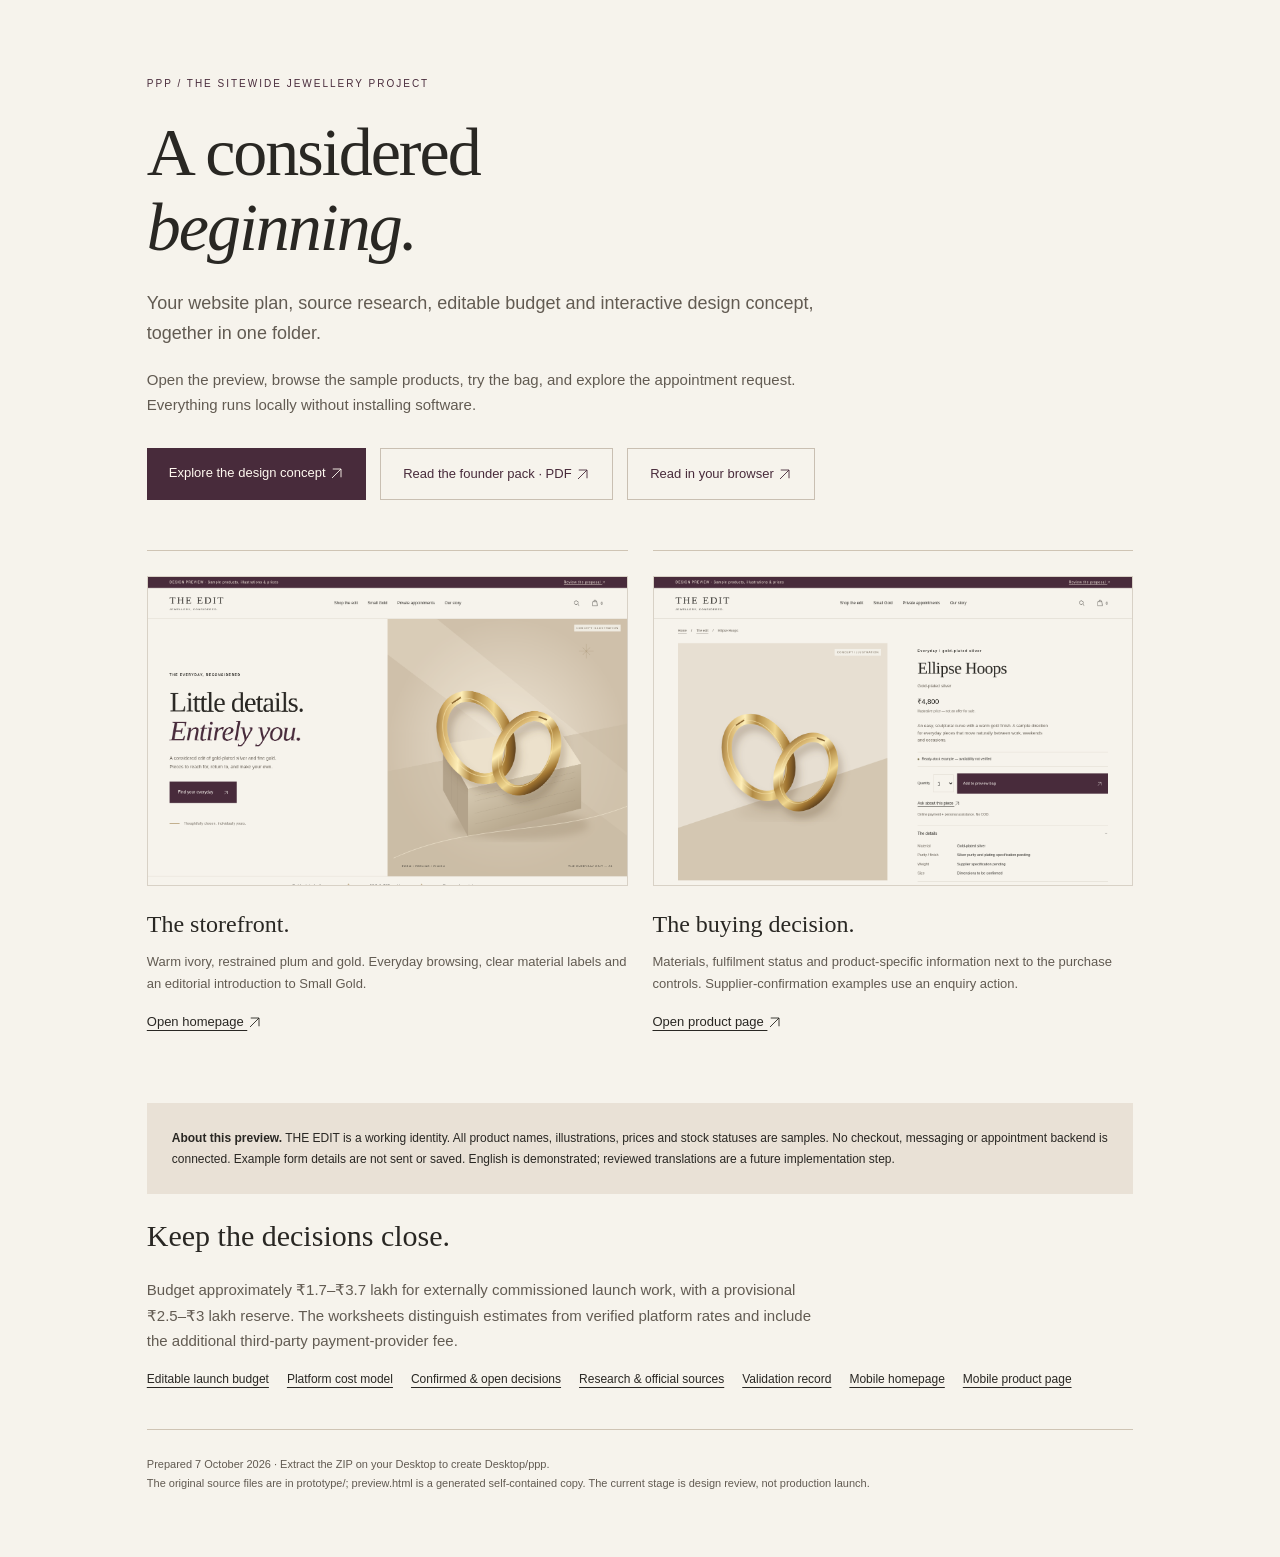
<file: ppp/START-HERE.html>
<!doctype html>
<html lang="en"><head><meta charset="utf-8"><meta name="viewport" content="width=device-width,initial-scale=1"><title>PPP — start here</title><style>
*{box-sizing:border-box}body{margin:0;background:#f6f3ec;color:#292723;font:15px/1.7 Arial,Helvetica,sans-serif}main{max-width:1140px;margin:auto;padding:65px 6%}a{color:inherit;text-underline-offset:4px}h1,h2,h3{font-family:Georgia,serif;font-weight:400;line-height:1.1}h1{font-size:68px;letter-spacing:-2px;margin:23px 0}h2{font-size:30px}p{max-width:680px;color:#625b52}.eyebrow{font-size:10px;letter-spacing:2px;color:#482b3b}.lead{font-size:18px}.actions{display:flex;flex-wrap:wrap;gap:14px;margin:30px 0 50px}.button{display:inline-block;text-decoration:none;background:#482b3b;color:#fff9f0;padding:14px 22px;font-size:13px}.button.secondary{color:#482b3b;background:transparent;border:1px solid #c9bfb2}.grid{display:grid;grid-template-columns:1fr 1fr;gap:25px}.card{border-top:1px solid #cfc4b4;padding:25px 0}.card p{font-size:13px}.card img{width:100%;height:310px;object-fit:cover;object-position:top;border:1px solid #d8d1c6}.card h3{font-size:24px;margin:18px 0 10px}.card a{font-size:13px}.note{margin:45px 0 20px;background:#e9e1d6;padding:25px;font-size:12px}.links{display:flex;gap:18px;flex-wrap:wrap;font-size:12px}footer{border-top:1px solid #cfc4b4;padding-top:25px;margin-top:40px;font-size:11px;color:#625b52}@media(max-width:600px){main{padding:35px 7%}h1{font-size:46px}.grid{grid-template-columns:1fr}.actions{margin-bottom:30px}.lead{font-size:16px}.card img{height:300px}}
.arrow{display:inline-block;width:15px;height:15px;vertical-align:middle}</style></head><body><main><p class="eyebrow">PPP / THE SITEWIDE JEWELLERY PROJECT</p><h1>A considered<br><em>beginning.</em></h1><p class="lead">Your website plan, source research, editable budget and interactive design concept, together in one folder.</p><p>Open the preview, browse the sample products, try the bag, and explore the appointment request. Everything runs locally without installing software.</p><div class="actions"><a class="button" href="preview.html">Explore the design concept <svg class="arrow" viewBox="0 0 20 20" aria-hidden="true"><path d="M4 16 16 4M5 4h11v11" fill="none" stroke="currentColor" stroke-width="1.2"/></svg></a><a class="button secondary" href="review/founder-pack.pdf">Read the founder pack · PDF <svg class="arrow" viewBox="0 0 20 20" aria-hidden="true"><path d="M4 16 16 4M5 4h11v11" fill="none" stroke="currentColor" stroke-width="1.2"/></svg></a><a class="button secondary" href="review/founder-pack.html">Read in your browser <svg class="arrow" viewBox="0 0 20 20" aria-hidden="true"><path d="M4 16 16 4M5 4h11v11" fill="none" stroke="currentColor" stroke-width="1.2"/></svg></a></div><div class="grid"><section class="card"><a href="review/home-desktop.png"><img src="review/home-desktop.png" alt="Desktop homepage concept screenshot"></a><h3>The storefront.</h3><p>Warm ivory, restrained plum and gold. Everyday browsing, clear material labels and an editorial introduction to Small Gold.</p><a href="preview.html">Open homepage <svg class="arrow" viewBox="0 0 20 20" aria-hidden="true"><path d="M4 16 16 4M5 4h11v11" fill="none" stroke="currentColor" stroke-width="1.2"/></svg></a></section><section class="card"><a href="review/product-desktop.png"><img src="review/product-desktop.png" alt="Desktop product-page concept screenshot"></a><h3>The buying decision.</h3><p>Materials, fulfilment status and product-specific information next to the purchase controls. Supplier-confirmation examples use an enquiry action.</p><a href="preview.html#product/ellipse">Open product page <svg class="arrow" viewBox="0 0 20 20" aria-hidden="true"><path d="M4 16 16 4M5 4h11v11" fill="none" stroke="currentColor" stroke-width="1.2"/></svg></a></section></div><div class="note"><strong>About this preview.</strong> THE EDIT is a working identity. All product names, illustrations, prices and stock statuses are samples. No checkout, messaging or appointment backend is connected. Example form details are not sent or saved. English is demonstrated; reviewed translations are a future implementation step.</div><h2>Keep the decisions close.</h2><p>Budget approximately ₹1.7–₹3.7 lakh for externally commissioned launch work, with a provisional ₹2.5–₹3 lakh reserve. The worksheets distinguish estimates from verified platform rates and include the additional third-party payment-provider fee.</p><div class="links"><a href="docs/budget.csv" download>Editable launch budget</a><a href="docs/platform-cost-model.csv" download>Platform cost model</a><a href="review/founder-pack.html#decisions">Confirmed & open decisions</a><a href="review/founder-pack.html#research">Research & official sources</a><a href="review/validation.md">Validation record</a><a href="review/home-mobile.png">Mobile homepage</a><a href="review/product-mobile.png">Mobile product page</a></div><footer>Prepared 7 October 2026 · Extract the ZIP on your Desktop to create Desktop/ppp.<br>The original source files are in prototype/; preview.html is a generated self-contained copy. The current stage is design review, not production launch.</footer></main></body></html>
</file>
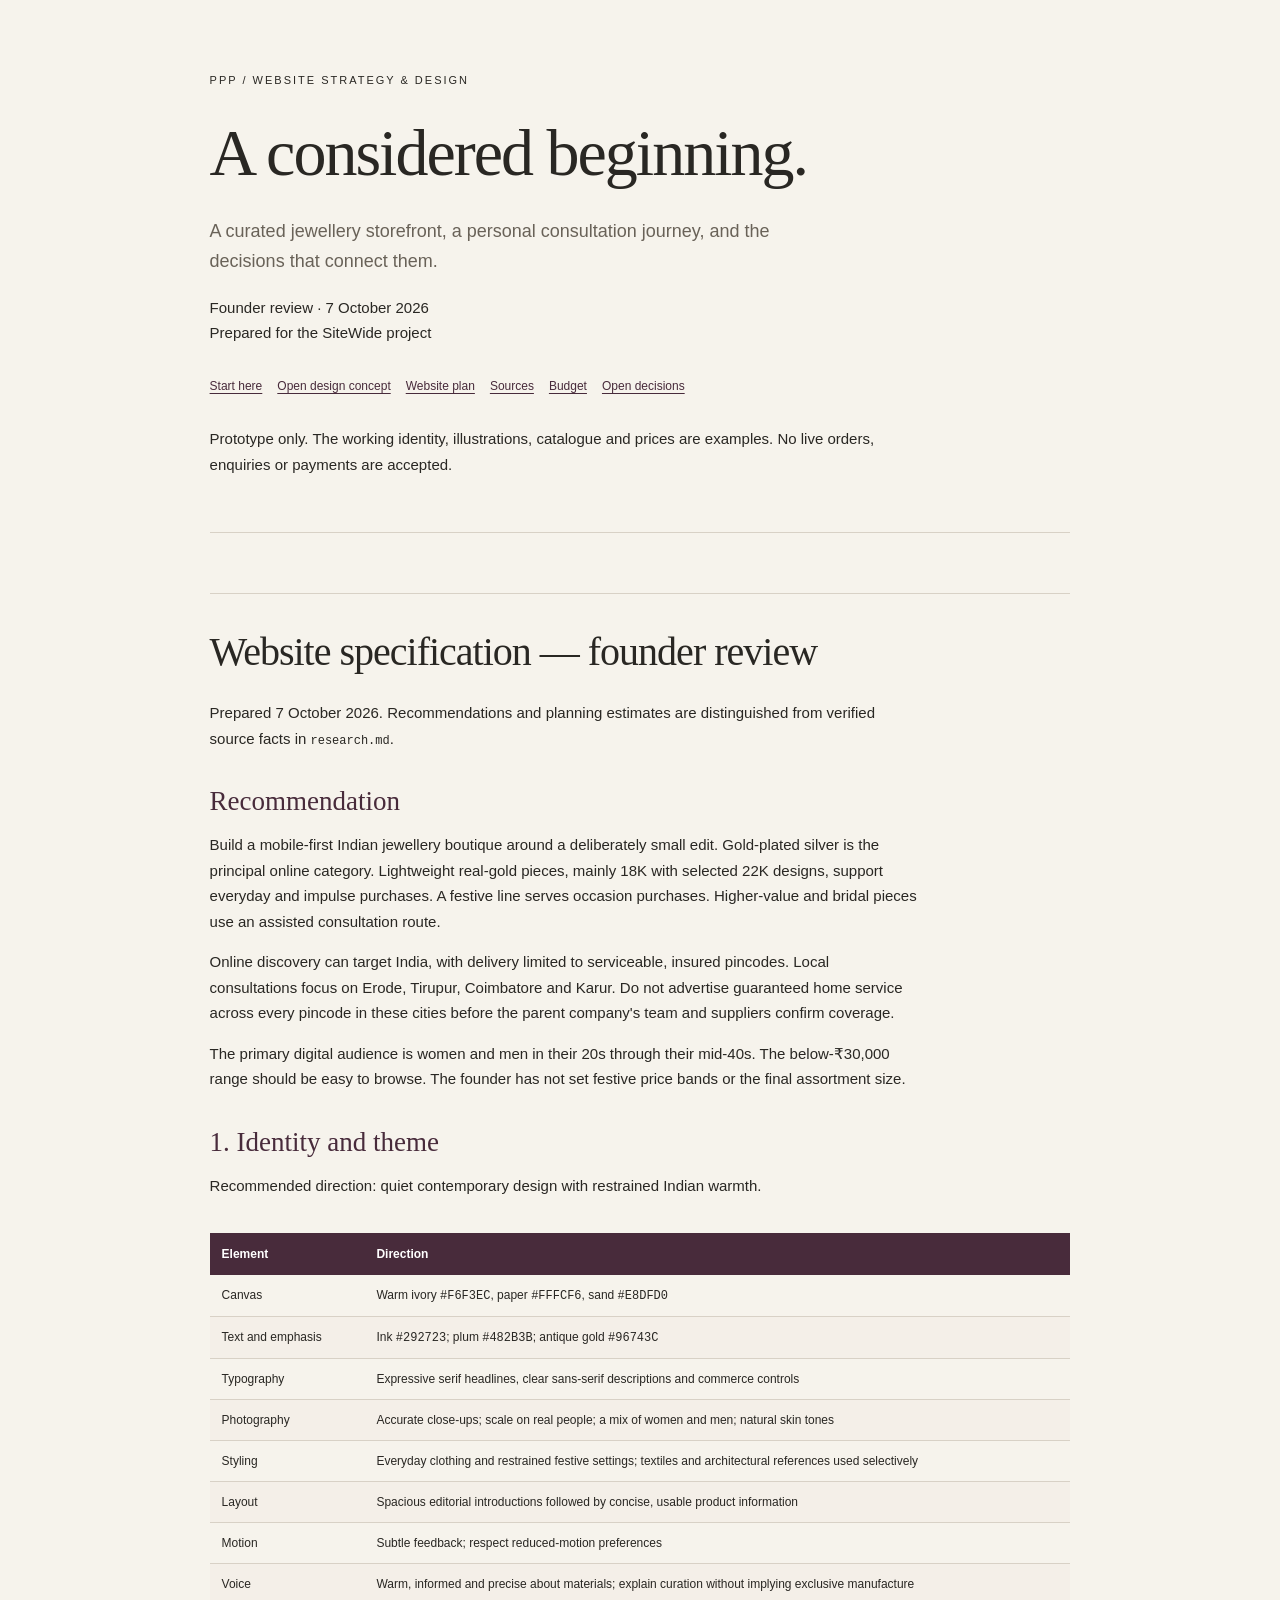
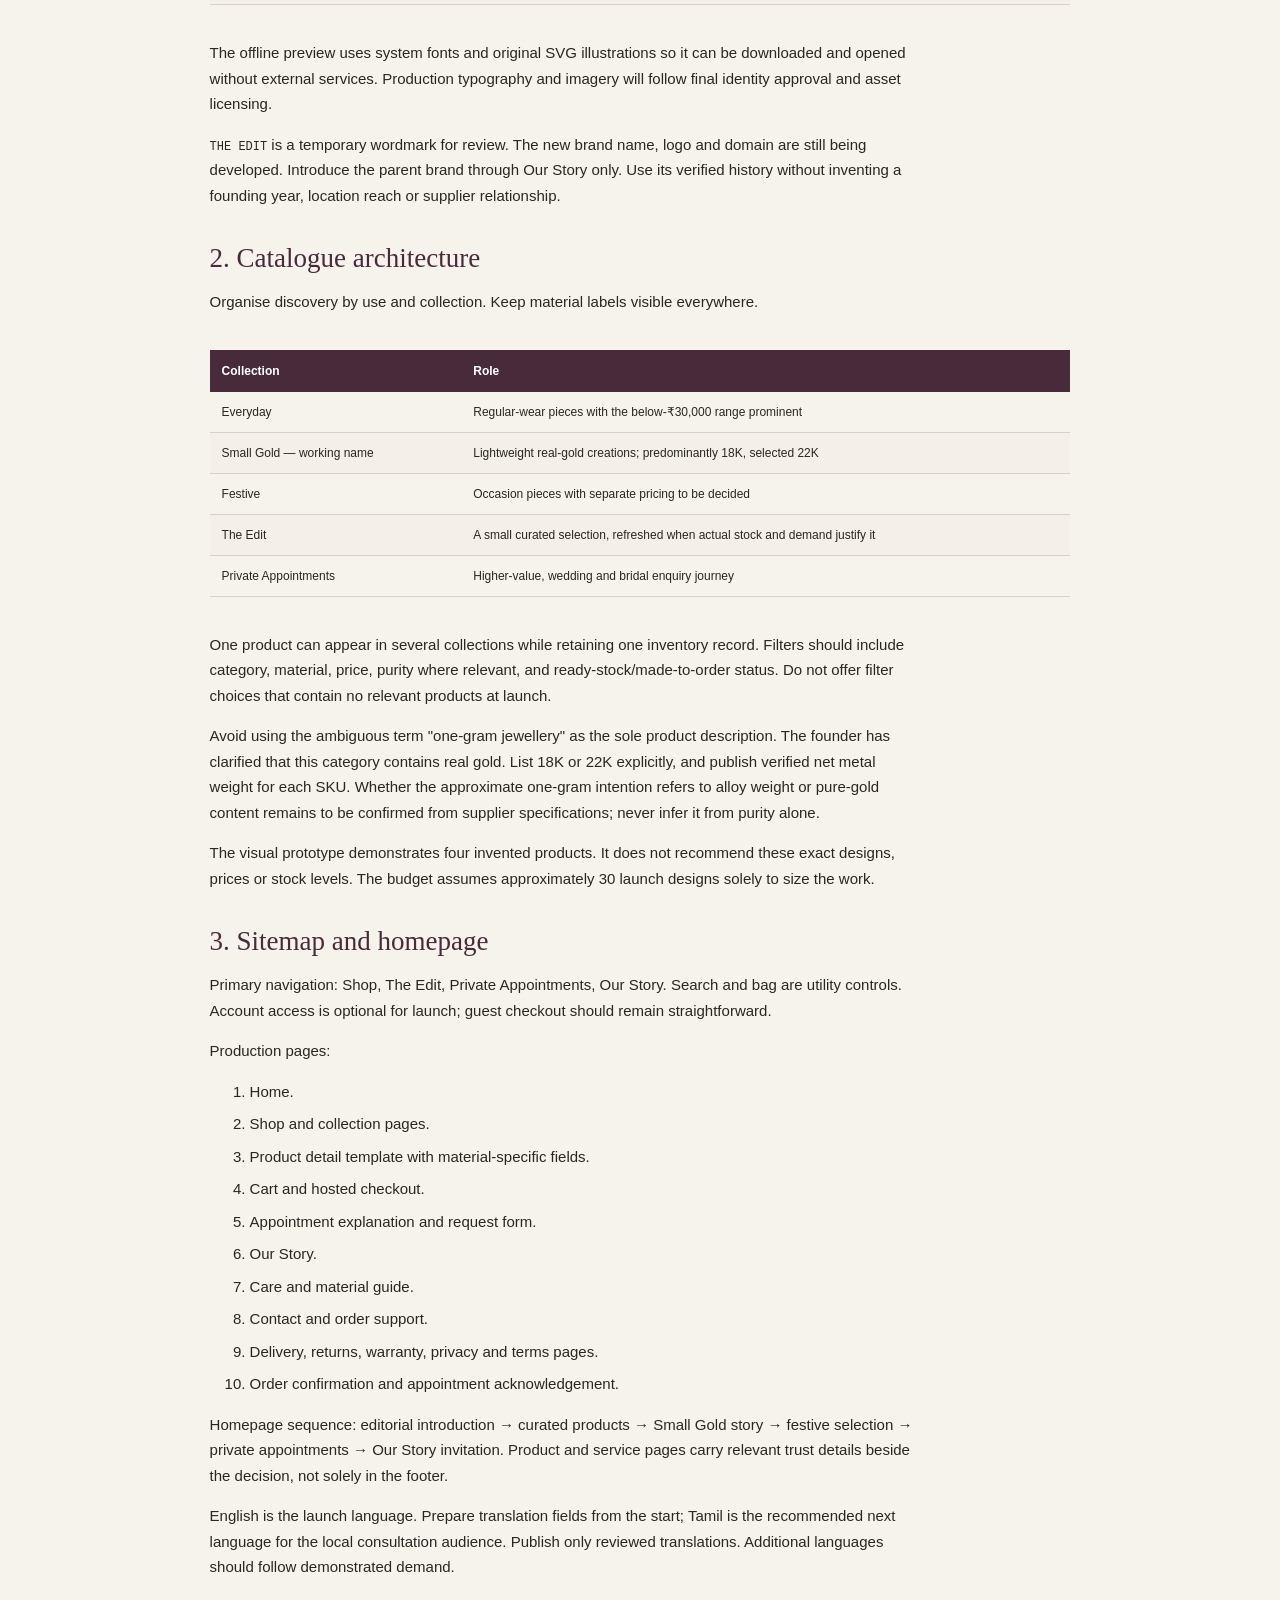
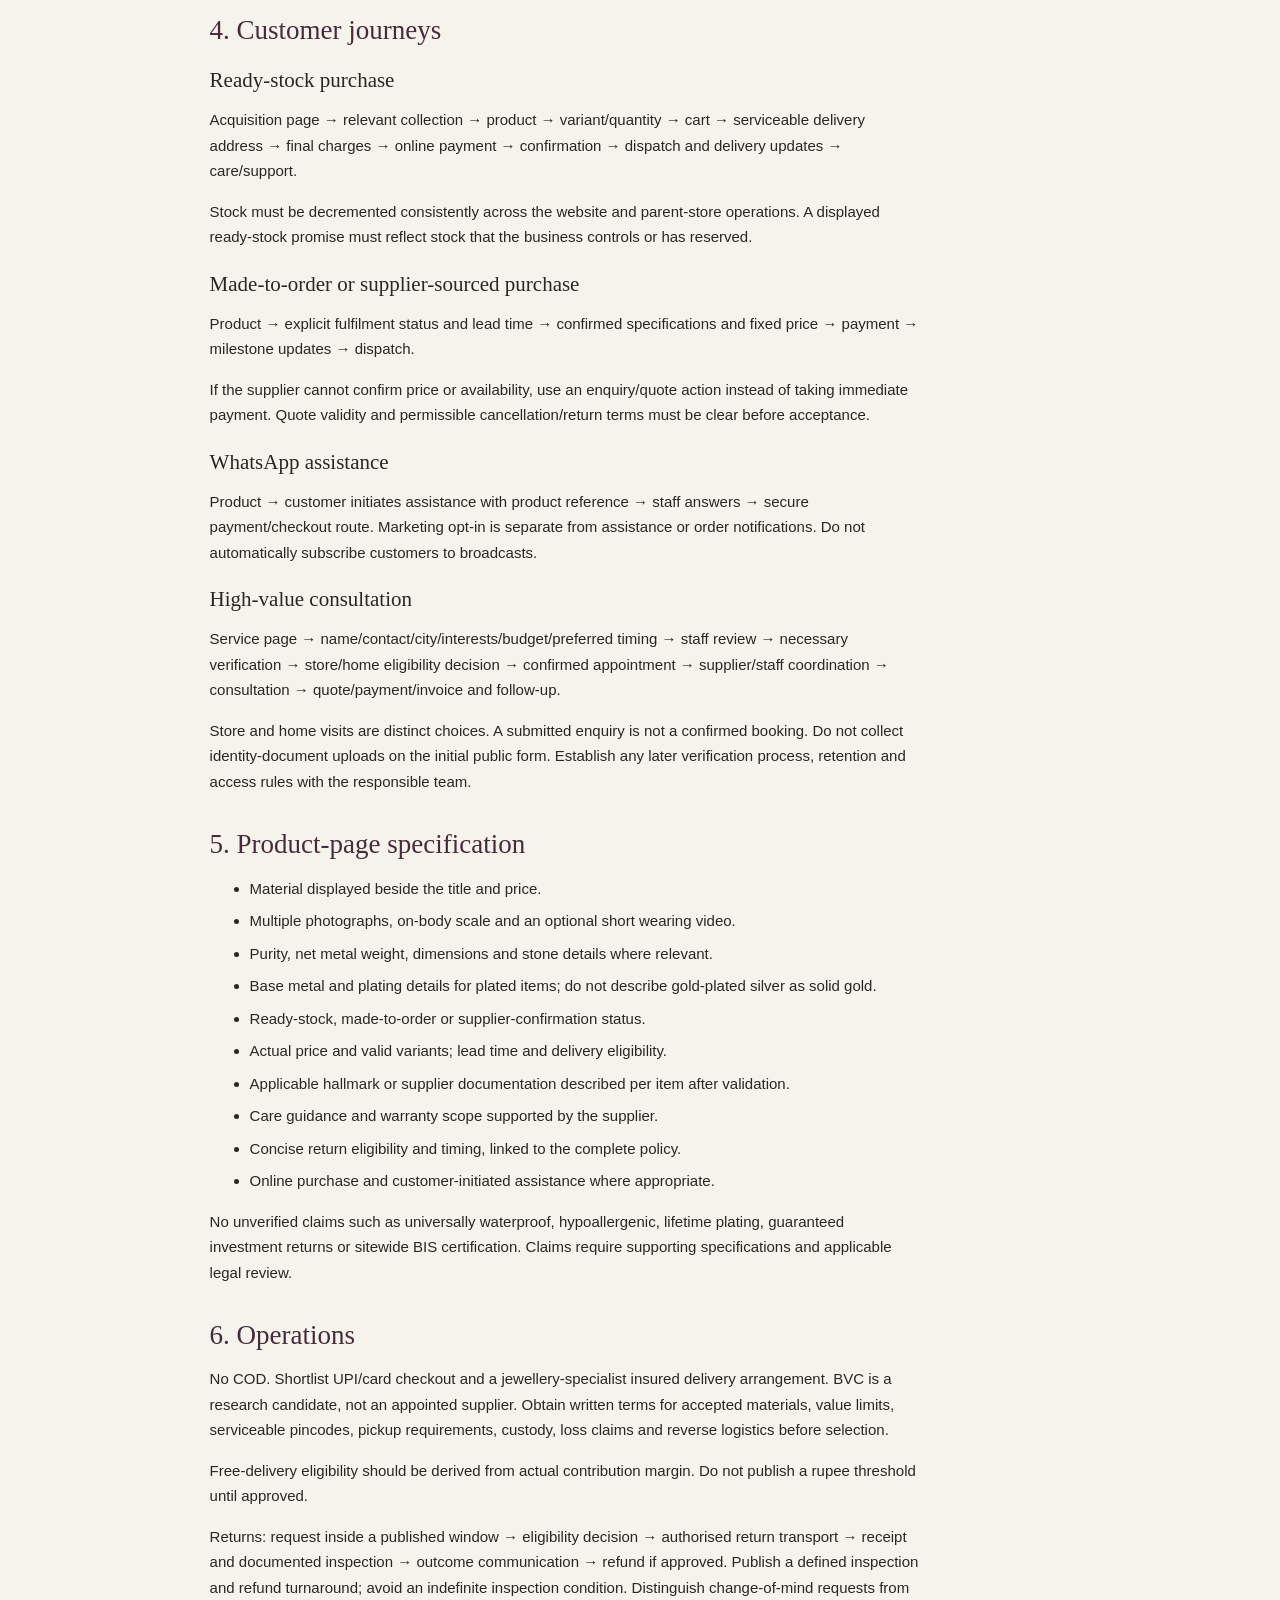
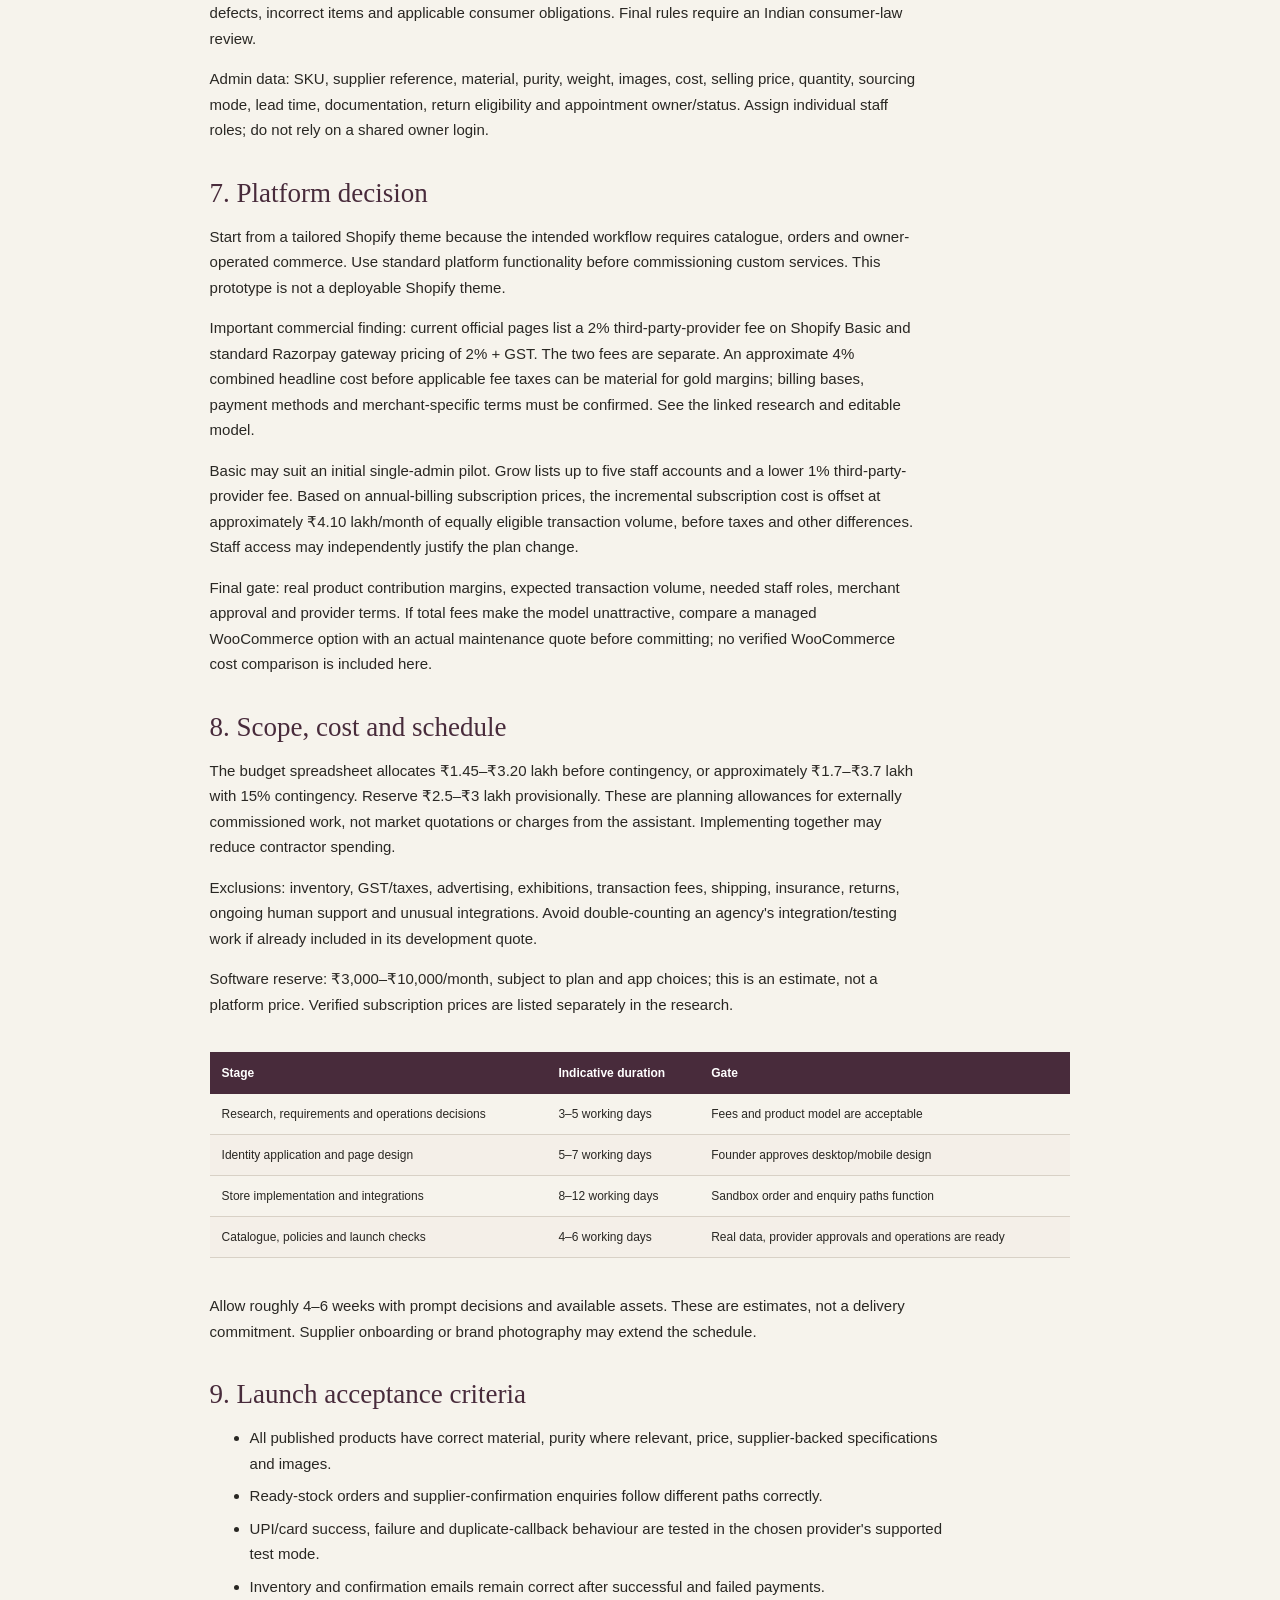
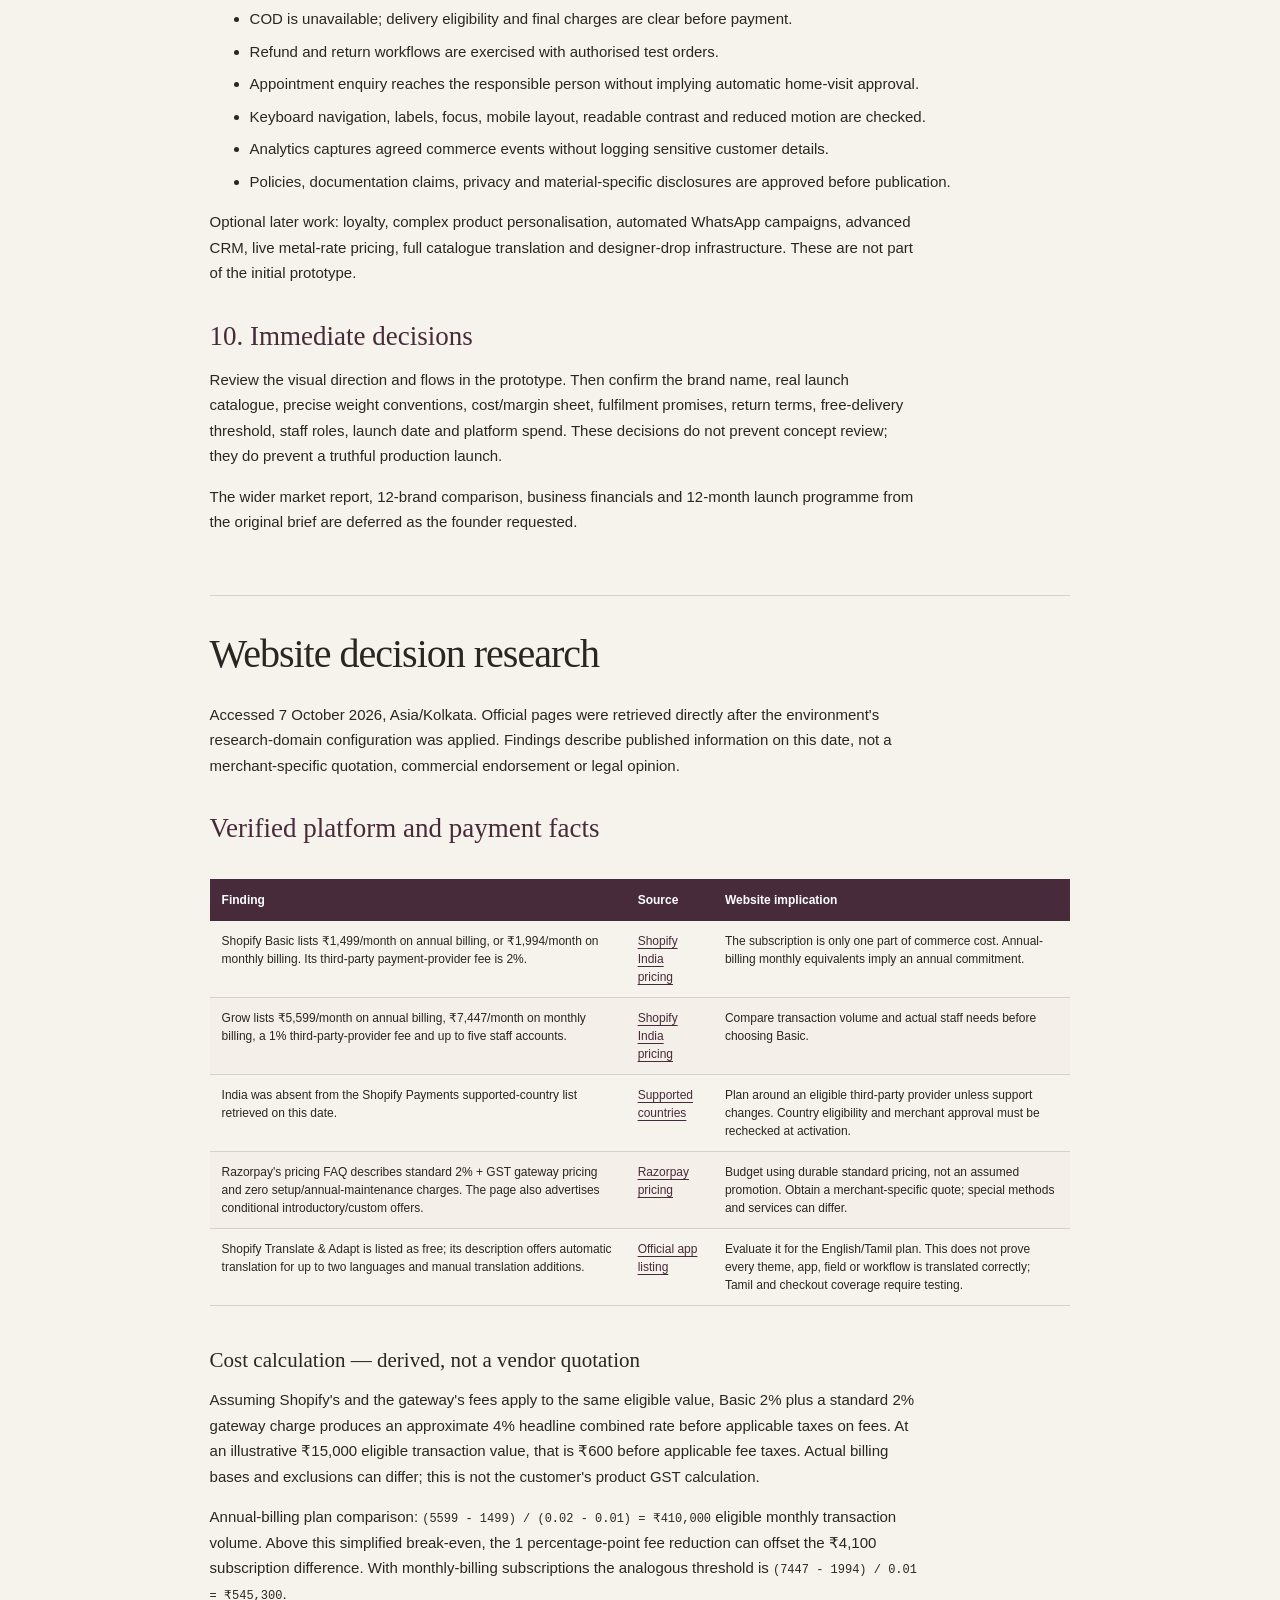
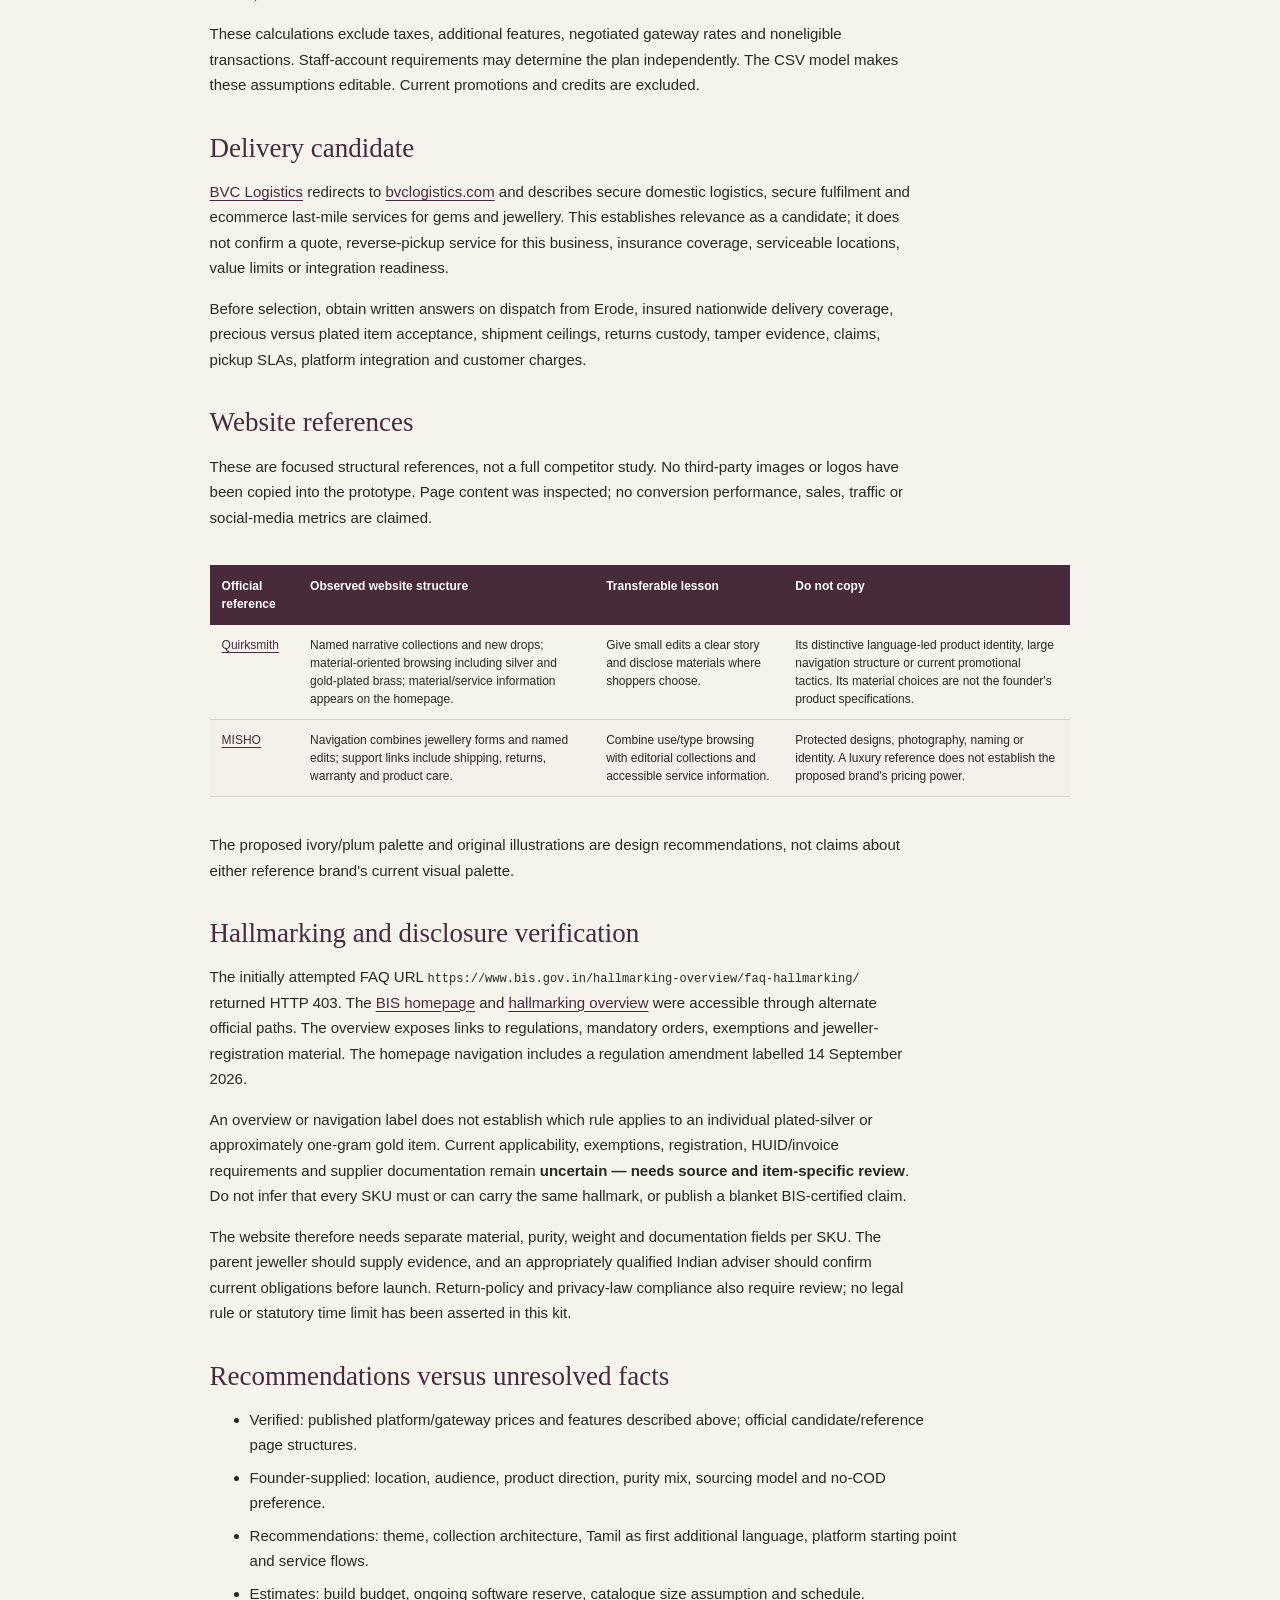
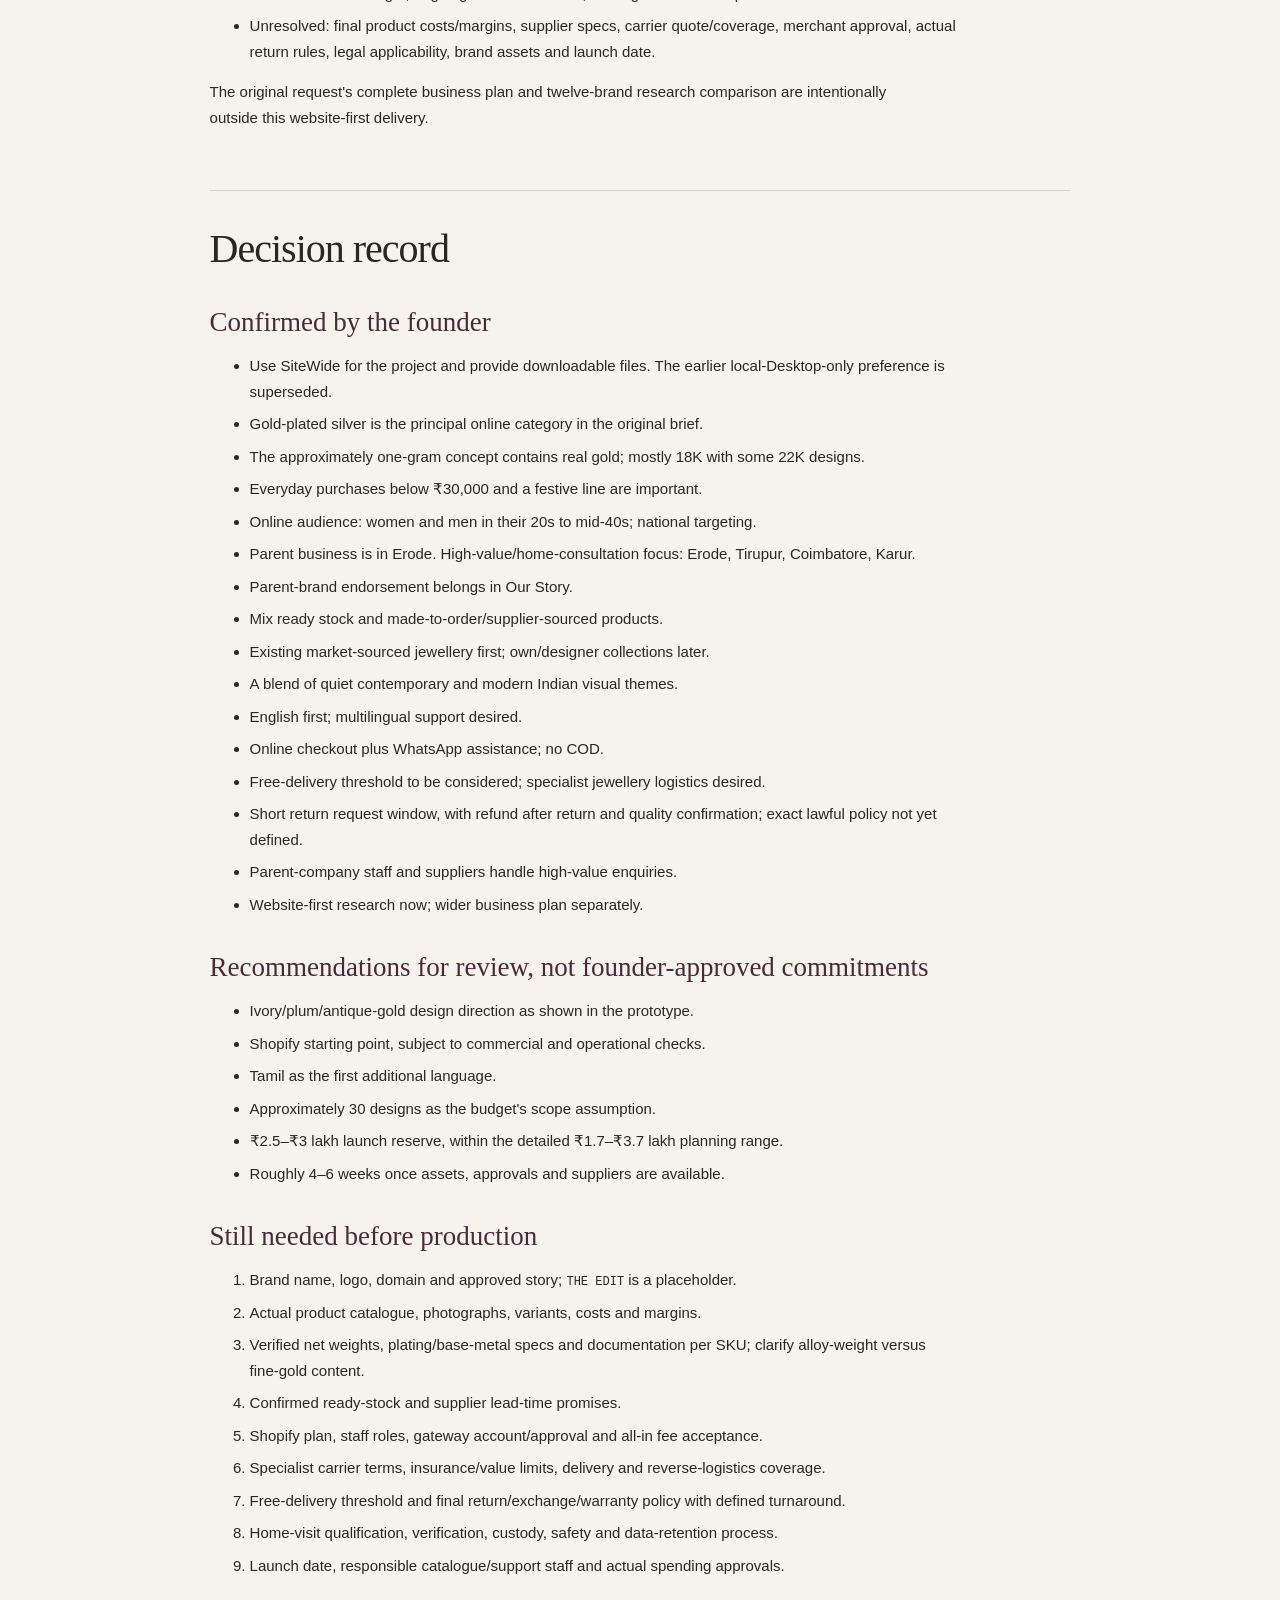
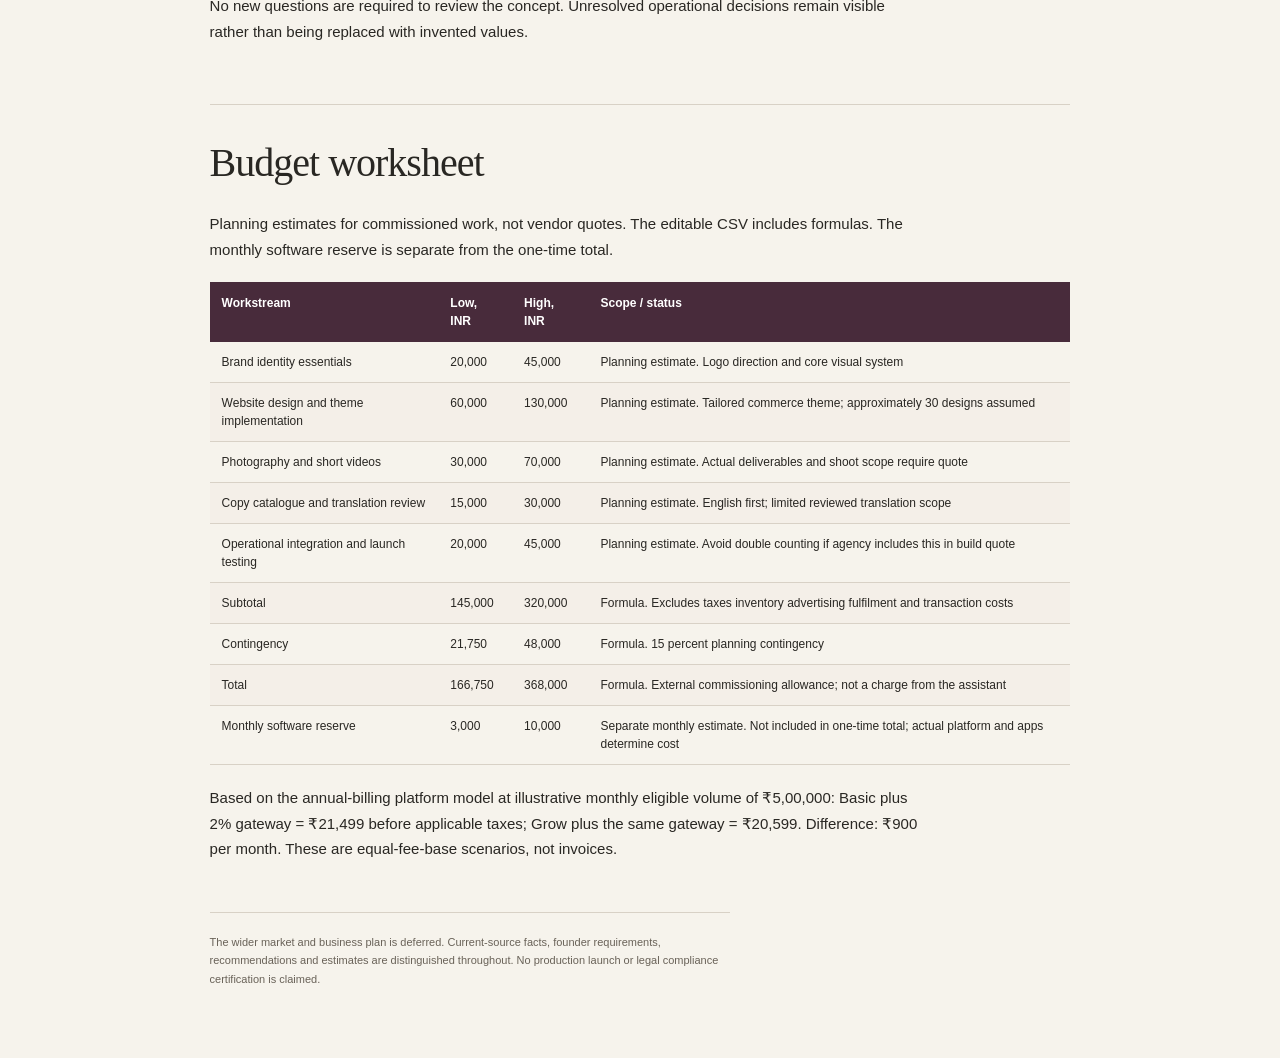
<file: ppp/review/founder-pack.html>
<!doctype html><html lang="en"><head><meta charset="utf-8"><meta name="viewport" content="width=device-width,initial-scale=1"><title>PPP — founder planning pack</title><style>*{box-sizing:border-box}body{margin:0;background:#f6f3ec;color:#292723;font:15px/1.7 Arial,Helvetica,sans-serif}main{max-width:1040px;margin:auto;padding:60px 7%}h1,h2,h3,h4{font-family:Georgia,serif;font-weight:400;line-height:1.15}h1{font-size:66px;letter-spacing:-2px;margin:25px 0}h2{font-size:40px;letter-spacing:-1px;margin:60px 0 25px;border-top:1px solid #d8d1c6;padding-top:35px}h3{font-size:27px;margin:35px 0 15px;color:#482b3b}h4{font-size:21px;margin:22px 0 10px}a{color:#482b3b;text-underline-offset:3px;overflow-wrap:anywhere}p,li{max-width:85ch}li{margin-bottom:7px}code{font-size:12px;overflow-wrap:anywhere}.eyebrow{font-size:11px;letter-spacing:2px;text-transform:uppercase}.lead{font-size:18px;max-width:620px;color:#696258}.cover{border-bottom:1px solid #d8d1c6;padding-bottom:40px}.navigation{display:flex;flex-wrap:wrap;gap:15px;font-size:12px;margin:30px 0}.table-wrap{overflow-x:auto}table{border-collapse:collapse;width:100%;margin:20px 0;font-size:12px;line-height:1.5}th{text-align:left;background:#482b3b;color:#fff;padding:12px;vertical-align:top}td{padding:11px 12px;border-bottom:1px solid #d8d1c6;vertical-align:top}tr:nth-child(even) td{background:#eae4d940}.report-footer{margin-top:50px;border-top:1px solid #d8d1c6;padding-top:20px;color:#696258;font-size:11px}@media(max-width:600px){main{padding:35px 6%}h1{font-size:45px}h2{font-size:32px}table{font-size:11px}td,th{padding:9px}}@media print{@page{size:A4;margin:17mm 15mm 19mm}body{background:white;font-size:10pt;line-height:1.55}main{max-width:none;padding:0}.cover{padding-top:20mm;padding-bottom:20mm;break-after:page}h1{font-size:43pt}h2{font-size:26pt;margin:25px 0 16px;padding-top:20px}h3{font-size:18pt;margin-top:22px}h4{font-size:14pt}h2,h3,h4{break-after:avoid}table{font-size:8pt}th,td{padding:8px}tr{break-inside:avoid}thead{display:table-header-group}.table-wrap{overflow:visible}a{color:inherit}p{orphans:3;widows:3}.navigation{display:none}.report-section{break-before:page}.report-section:first-of-type{break-before:auto}}</style></head><body><main><div class="cover"><p class="eyebrow">PPP / WEBSITE STRATEGY & DESIGN</p><h1>A considered beginning.</h1><p class="lead">A curated jewellery storefront, a personal consultation journey, and the decisions that connect them.</p><p>Founder review · 7 October 2026<br>Prepared for the SiteWide project</p><nav class="navigation"><a href="../START-HERE.html">Start here</a><a href="../preview.html">Open design concept</a><a href="#plan">Website plan</a><a href="#research">Sources</a><a href="#budget">Budget</a><a href="#decisions">Open decisions</a></nav><p>Prototype only. The working identity, illustrations, catalogue and prices are examples. No live orders, enquiries or payments are accepted.</p></div><section class="report-section" id="plan"><h2>Website specification — founder review</h2>
<p>Prepared 7 October 2026. Recommendations and planning estimates are distinguished from verified source facts in <code>research.md</code>.</p>
<h3>Recommendation</h3>
<p>Build a mobile-first Indian jewellery boutique around a deliberately small edit. Gold-plated silver is the principal online category. Lightweight real-gold pieces, mainly 18K with selected 22K designs, support everyday and impulse purchases. A festive line serves occasion purchases. Higher-value and bridal pieces use an assisted consultation route.</p>
<p>Online discovery can target India, with delivery limited to serviceable, insured pincodes. Local consultations focus on Erode, Tirupur, Coimbatore and Karur. Do not advertise guaranteed home service across every pincode in these cities before the parent company&#x27;s team and suppliers confirm coverage.</p>
<p>The primary digital audience is women and men in their 20s through their mid-40s. The below-₹30,000 range should be easy to browse. The founder has not set festive price bands or the final assortment size.</p>
<h3>1. Identity and theme</h3>
<p>Recommended direction: quiet contemporary design with restrained Indian warmth.</p>
<div class="table-wrap"><table><thead><tr><th>Element</th><th>Direction</th></tr></thead><tbody>
<tr><td>Canvas</td><td>Warm ivory <code>#F6F3EC</code>, paper <code>#FFFCF6</code>, sand <code>#E8DFD0</code></td></tr>
<tr><td>Text and emphasis</td><td>Ink <code>#292723</code>; plum <code>#482B3B</code>; antique gold <code>#96743C</code></td></tr>
<tr><td>Typography</td><td>Expressive serif headlines, clear sans-serif descriptions and commerce controls</td></tr>
<tr><td>Photography</td><td>Accurate close-ups; scale on real people; a mix of women and men; natural skin tones</td></tr>
<tr><td>Styling</td><td>Everyday clothing and restrained festive settings; textiles and architectural references used selectively</td></tr>
<tr><td>Layout</td><td>Spacious editorial introductions followed by concise, usable product information</td></tr>
<tr><td>Motion</td><td>Subtle feedback; respect reduced-motion preferences</td></tr>
<tr><td>Voice</td><td>Warm, informed and precise about materials; explain curation without implying exclusive manufacture</td></tr>
</tbody></table></div>
<p>The offline preview uses system fonts and original SVG illustrations so it can be downloaded and opened without external services. Production typography and imagery will follow final identity approval and asset licensing.</p>
<p><code>THE EDIT</code> is a temporary wordmark for review. The new brand name, logo and domain are still being developed. Introduce the parent brand through Our Story only. Use its verified history without inventing a founding year, location reach or supplier relationship.</p>
<h3>2. Catalogue architecture</h3>
<p>Organise discovery by use and collection. Keep material labels visible everywhere.</p>
<div class="table-wrap"><table><thead><tr><th>Collection</th><th>Role</th></tr></thead><tbody>
<tr><td>Everyday</td><td>Regular-wear pieces with the below-₹30,000 range prominent</td></tr>
<tr><td>Small Gold — working name</td><td>Lightweight real-gold creations; predominantly 18K, selected 22K</td></tr>
<tr><td>Festive</td><td>Occasion pieces with separate pricing to be decided</td></tr>
<tr><td>The Edit</td><td>A small curated selection, refreshed when actual stock and demand justify it</td></tr>
<tr><td>Private Appointments</td><td>Higher-value, wedding and bridal enquiry journey</td></tr>
</tbody></table></div>
<p>One product can appear in several collections while retaining one inventory record. Filters should include category, material, price, purity where relevant, and ready-stock/made-to-order status. Do not offer filter choices that contain no relevant products at launch.</p>
<p>Avoid using the ambiguous term &quot;one-gram jewellery&quot; as the sole product description. The founder has clarified that this category contains real gold. List 18K or 22K explicitly, and publish verified net metal weight for each SKU. Whether the approximate one-gram intention refers to alloy weight or pure-gold content remains to be confirmed from supplier specifications; never infer it from purity alone.</p>
<p>The visual prototype demonstrates four invented products. It does not recommend these exact designs, prices or stock levels. The budget assumes approximately 30 launch designs solely to size the work.</p>
<h3>3. Sitemap and homepage</h3>
<p>Primary navigation: Shop, The Edit, Private Appointments, Our Story. Search and bag are utility controls. Account access is optional for launch; guest checkout should remain straightforward.</p>
<p>Production pages:</p>
<ol>
<li>Home.</li>
<li>Shop and collection pages.</li>
<li>Product detail template with material-specific fields.</li>
<li>Cart and hosted checkout.</li>
<li>Appointment explanation and request form.</li>
<li>Our Story.</li>
<li>Care and material guide.</li>
<li>Contact and order support.</li>
<li>Delivery, returns, warranty, privacy and terms pages.</li>
<li>Order confirmation and appointment acknowledgement.</li>
</ol>
<p>Homepage sequence: editorial introduction → curated products → Small Gold story → festive selection → private appointments → Our Story invitation. Product and service pages carry relevant trust details beside the decision, not solely in the footer.</p>
<p>English is the launch language. Prepare translation fields from the start; Tamil is the recommended next language for the local consultation audience. Publish only reviewed translations. Additional languages should follow demonstrated demand.</p>
<h3>4. Customer journeys</h3>
<h4>Ready-stock purchase</h4>
<p>Acquisition page → relevant collection → product → variant/quantity → cart → serviceable delivery address → final charges → online payment → confirmation → dispatch and delivery updates → care/support.</p>
<p>Stock must be decremented consistently across the website and parent-store operations. A displayed ready-stock promise must reflect stock that the business controls or has reserved.</p>
<h4>Made-to-order or supplier-sourced purchase</h4>
<p>Product → explicit fulfilment status and lead time → confirmed specifications and fixed price → payment → milestone updates → dispatch.</p>
<p>If the supplier cannot confirm price or availability, use an enquiry/quote action instead of taking immediate payment. Quote validity and permissible cancellation/return terms must be clear before acceptance.</p>
<h4>WhatsApp assistance</h4>
<p>Product → customer initiates assistance with product reference → staff answers → secure payment/checkout route. Marketing opt-in is separate from assistance or order notifications. Do not automatically subscribe customers to broadcasts.</p>
<h4>High-value consultation</h4>
<p>Service page → name/contact/city/interests/budget/preferred timing → staff review → necessary verification → store/home eligibility decision → confirmed appointment → supplier/staff coordination → consultation → quote/payment/invoice and follow-up.</p>
<p>Store and home visits are distinct choices. A submitted enquiry is not a confirmed booking. Do not collect identity-document uploads on the initial public form. Establish any later verification process, retention and access rules with the responsible team.</p>
<h3>5. Product-page specification</h3>
<ul>
<li>Material displayed beside the title and price.</li>
<li>Multiple photographs, on-body scale and an optional short wearing video.</li>
<li>Purity, net metal weight, dimensions and stone details where relevant.</li>
<li>Base metal and plating details for plated items; do not describe gold-plated silver as solid gold.</li>
<li>Ready-stock, made-to-order or supplier-confirmation status.</li>
<li>Actual price and valid variants; lead time and delivery eligibility.</li>
<li>Applicable hallmark or supplier documentation described per item after validation.</li>
<li>Care guidance and warranty scope supported by the supplier.</li>
<li>Concise return eligibility and timing, linked to the complete policy.</li>
<li>Online purchase and customer-initiated assistance where appropriate.</li>
</ul>
<p>No unverified claims such as universally waterproof, hypoallergenic, lifetime plating, guaranteed investment returns or sitewide BIS certification. Claims require supporting specifications and applicable legal review.</p>
<h3>6. Operations</h3>
<p>No COD. Shortlist UPI/card checkout and a jewellery-specialist insured delivery arrangement. BVC is a research candidate, not an appointed supplier. Obtain written terms for accepted materials, value limits, serviceable pincodes, pickup requirements, custody, loss claims and reverse logistics before selection.</p>
<p>Free-delivery eligibility should be derived from actual contribution margin. Do not publish a rupee threshold until approved.</p>
<p>Returns: request inside a published window → eligibility decision → authorised return transport → receipt and documented inspection → outcome communication → refund if approved. Publish a defined inspection and refund turnaround; avoid an indefinite inspection condition. Distinguish change-of-mind requests from defects, incorrect items and applicable consumer obligations. Final rules require an Indian consumer-law review.</p>
<p>Admin data: SKU, supplier reference, material, purity, weight, images, cost, selling price, quantity, sourcing mode, lead time, documentation, return eligibility and appointment owner/status. Assign individual staff roles; do not rely on a shared owner login.</p>
<h3>7. Platform decision</h3>
<p>Start from a tailored Shopify theme because the intended workflow requires catalogue, orders and owner-operated commerce. Use standard platform functionality before commissioning custom services. This prototype is not a deployable Shopify theme.</p>
<p>Important commercial finding: current official pages list a 2% third-party-provider fee on Shopify Basic and standard Razorpay gateway pricing of 2% + GST. The two fees are separate. An approximate 4% combined headline cost before applicable fee taxes can be material for gold margins; billing bases, payment methods and merchant-specific terms must be confirmed. See the linked research and editable model.</p>
<p>Basic may suit an initial single-admin pilot. Grow lists up to five staff accounts and a lower 1% third-party-provider fee. Based on annual-billing subscription prices, the incremental subscription cost is offset at approximately ₹4.10 lakh/month of equally eligible transaction volume, before taxes and other differences. Staff access may independently justify the plan change.</p>
<p>Final gate: real product contribution margins, expected transaction volume, needed staff roles, merchant approval and provider terms. If total fees make the model unattractive, compare a managed WooCommerce option with an actual maintenance quote before committing; no verified WooCommerce cost comparison is included here.</p>
<h3>8. Scope, cost and schedule</h3>
<p>The budget spreadsheet allocates ₹1.45–₹3.20 lakh before contingency, or approximately ₹1.7–₹3.7 lakh with 15% contingency. Reserve ₹2.5–₹3 lakh provisionally. These are planning allowances for externally commissioned work, not market quotations or charges from the assistant. Implementing together may reduce contractor spending.</p>
<p>Exclusions: inventory, GST/taxes, advertising, exhibitions, transaction fees, shipping, insurance, returns, ongoing human support and unusual integrations. Avoid double-counting an agency&#x27;s integration/testing work if already included in its development quote.</p>
<p>Software reserve: ₹3,000–₹10,000/month, subject to plan and app choices; this is an estimate, not a platform price. Verified subscription prices are listed separately in the research.</p>
<div class="table-wrap"><table><thead><tr><th>Stage</th><th>Indicative duration</th><th>Gate</th></tr></thead><tbody>
<tr><td>Research, requirements and operations decisions</td><td>3–5 working days</td><td>Fees and product model are acceptable</td></tr>
<tr><td>Identity application and page design</td><td>5–7 working days</td><td>Founder approves desktop/mobile design</td></tr>
<tr><td>Store implementation and integrations</td><td>8–12 working days</td><td>Sandbox order and enquiry paths function</td></tr>
<tr><td>Catalogue, policies and launch checks</td><td>4–6 working days</td><td>Real data, provider approvals and operations are ready</td></tr>
</tbody></table></div>
<p>Allow roughly 4–6 weeks with prompt decisions and available assets. These are estimates, not a delivery commitment. Supplier onboarding or brand photography may extend the schedule.</p>
<h3>9. Launch acceptance criteria</h3>
<ul>
<li>All published products have correct material, purity where relevant, price, supplier-backed specifications and images.</li>
<li>Ready-stock orders and supplier-confirmation enquiries follow different paths correctly.</li>
<li>UPI/card success, failure and duplicate-callback behaviour are tested in the chosen provider&#x27;s supported test mode.</li>
<li>Inventory and confirmation emails remain correct after successful and failed payments.</li>
<li>COD is unavailable; delivery eligibility and final charges are clear before payment.</li>
<li>Refund and return workflows are exercised with authorised test orders.</li>
<li>Appointment enquiry reaches the responsible person without implying automatic home-visit approval.</li>
<li>Keyboard navigation, labels, focus, mobile layout, readable contrast and reduced motion are checked.</li>
<li>Analytics captures agreed commerce events without logging sensitive customer details.</li>
<li>Policies, documentation claims, privacy and material-specific disclosures are approved before publication.</li>
</ul>
<p>Optional later work: loyalty, complex product personalisation, automated WhatsApp campaigns, advanced CRM, live metal-rate pricing, full catalogue translation and designer-drop infrastructure. These are not part of the initial prototype.</p>
<h3>10. Immediate decisions</h3>
<p>Review the visual direction and flows in the prototype. Then confirm the brand name, real launch catalogue, precise weight conventions, cost/margin sheet, fulfilment promises, return terms, free-delivery threshold, staff roles, launch date and platform spend. These decisions do not prevent concept review; they do prevent a truthful production launch.</p>
<p>The wider market report, 12-brand comparison, business financials and 12-month launch programme from the original brief are deferred as the founder requested.</p></section><section class="report-section" id="research"><h2>Website decision research</h2>
<p>Accessed 7 October 2026, Asia/Kolkata. Official pages were retrieved directly after the environment&#x27;s research-domain configuration was applied. Findings describe published information on this date, not a merchant-specific quotation, commercial endorsement or legal opinion.</p>
<h3>Verified platform and payment facts</h3>
<div class="table-wrap"><table><thead><tr><th>Finding</th><th>Source</th><th>Website implication</th></tr></thead><tbody>
<tr><td>Shopify Basic lists ₹1,499/month on annual billing, or ₹1,994/month on monthly billing. Its third-party payment-provider fee is 2%.</td><td><a href="https://www.shopify.com/in/pricing">Shopify India pricing</a></td><td>The subscription is only one part of commerce cost. Annual-billing monthly equivalents imply an annual commitment.</td></tr>
<tr><td>Grow lists ₹5,599/month on annual billing, ₹7,447/month on monthly billing, a 1% third-party-provider fee and up to five staff accounts.</td><td><a href="https://www.shopify.com/in/pricing">Shopify India pricing</a></td><td>Compare transaction volume and actual staff needs before choosing Basic.</td></tr>
<tr><td>India was absent from the Shopify Payments supported-country list retrieved on this date.</td><td><a href="https://help.shopify.com/en/manual/payments/shopify-payments/supported-countries">Supported countries</a></td><td>Plan around an eligible third-party provider unless support changes. Country eligibility and merchant approval must be rechecked at activation.</td></tr>
<tr><td>Razorpay&#x27;s pricing FAQ describes standard 2% + GST gateway pricing and zero setup/annual-maintenance charges. The page also advertises conditional introductory/custom offers.</td><td><a href="https://razorpay.com/pricing/">Razorpay pricing</a></td><td>Budget using durable standard pricing, not an assumed promotion. Obtain a merchant-specific quote; special methods and services can differ.</td></tr>
<tr><td>Shopify Translate &amp; Adapt is listed as free; its description offers automatic translation for up to two languages and manual translation additions.</td><td><a href="https://apps.shopify.com/translate-and-adapt">Official app listing</a></td><td>Evaluate it for the English/Tamil plan. This does not prove every theme, app, field or workflow is translated correctly; Tamil and checkout coverage require testing.</td></tr>
</tbody></table></div>
<h4>Cost calculation — derived, not a vendor quotation</h4>
<p>Assuming Shopify&#x27;s and the gateway&#x27;s fees apply to the same eligible value, Basic 2% plus a standard 2% gateway charge produces an approximate 4% headline combined rate before applicable taxes on fees. At an illustrative ₹15,000 eligible transaction value, that is ₹600 before applicable fee taxes. Actual billing bases and exclusions can differ; this is not the customer&#x27;s product GST calculation.</p>
<p>Annual-billing plan comparison: <code>(5599 - 1499) / (0.02 - 0.01) = ₹410,000</code> eligible monthly transaction volume. Above this simplified break-even, the 1 percentage-point fee reduction can offset the ₹4,100 subscription difference. With monthly-billing subscriptions the analogous threshold is <code>(7447 - 1994) / 0.01 = ₹545,300</code>.</p>
<p>These calculations exclude taxes, additional features, negotiated gateway rates and noneligible transactions. Staff-account requirements may determine the plan independently. The CSV model makes these assumptions editable. Current promotions and credits are excluded.</p>
<h3>Delivery candidate</h3>
<p><a href="https://www.bvclogistics.com/">BVC Logistics</a> redirects to <a href="https://bvclogistics.com/">bvclogistics.com</a> and describes secure domestic logistics, secure fulfilment and ecommerce last-mile services for gems and jewellery. This establishes relevance as a candidate; it does not confirm a quote, reverse-pickup service for this business, insurance coverage, serviceable locations, value limits or integration readiness.</p>
<p>Before selection, obtain written answers on dispatch from Erode, insured nationwide delivery coverage, precious versus plated item acceptance, shipment ceilings, returns custody, tamper evidence, claims, pickup SLAs, platform integration and customer charges.</p>
<h3>Website references</h3>
<p>These are focused structural references, not a full competitor study. No third-party images or logos have been copied into the prototype. Page content was inspected; no conversion performance, sales, traffic or social-media metrics are claimed.</p>
<div class="table-wrap"><table><thead><tr><th>Official reference</th><th>Observed website structure</th><th>Transferable lesson</th><th>Do not copy</th></tr></thead><tbody>
<tr><td><a href="https://quirksmith.com/">Quirksmith</a></td><td>Named narrative collections and new drops; material-oriented browsing including silver and gold-plated brass; material/service information appears on the homepage.</td><td>Give small edits a clear story and disclose materials where shoppers choose.</td><td>Its distinctive language-led product identity, large navigation structure or current promotional tactics. Its material choices are not the founder&#x27;s product specifications.</td></tr>
<tr><td><a href="https://www.mishodesigns.com/">MISHO</a></td><td>Navigation combines jewellery forms and named edits; support links include shipping, returns, warranty and product care.</td><td>Combine use/type browsing with editorial collections and accessible service information.</td><td>Protected designs, photography, naming or identity. A luxury reference does not establish the proposed brand&#x27;s pricing power.</td></tr>
</tbody></table></div>
<p>The proposed ivory/plum palette and original illustrations are design recommendations, not claims about either reference brand&#x27;s current visual palette.</p>
<h3>Hallmarking and disclosure verification</h3>
<p>The initially attempted FAQ URL <code>https://www.bis.gov.in/hallmarking-overview/faq-hallmarking/</code> returned HTTP 403. The <a href="https://www.bis.gov.in/?lang=en">BIS homepage</a> and <a href="https://www.bis.gov.in/hallmarking-overview/">hallmarking overview</a> were accessible through alternate official paths. The overview exposes links to regulations, mandatory orders, exemptions and jeweller-registration material. The homepage navigation includes a regulation amendment labelled 14 September 2026.</p>
<p>An overview or navigation label does not establish which rule applies to an individual plated-silver or approximately one-gram gold item. Current applicability, exemptions, registration, HUID/invoice requirements and supplier documentation remain <strong>uncertain — needs source and item-specific review</strong>. Do not infer that every SKU must or can carry the same hallmark, or publish a blanket BIS-certified claim.</p>
<p>The website therefore needs separate material, purity, weight and documentation fields per SKU. The parent jeweller should supply evidence, and an appropriately qualified Indian adviser should confirm current obligations before launch. Return-policy and privacy-law compliance also require review; no legal rule or statutory time limit has been asserted in this kit.</p>
<h3>Recommendations versus unresolved facts</h3>
<ul>
<li>Verified: published platform/gateway prices and features described above; official candidate/reference page structures.</li>
<li>Founder-supplied: location, audience, product direction, purity mix, sourcing model and no-COD preference.</li>
<li>Recommendations: theme, collection architecture, Tamil as first additional language, platform starting point and service flows.</li>
<li>Estimates: build budget, ongoing software reserve, catalogue size assumption and schedule.</li>
<li>Unresolved: final product costs/margins, supplier specs, carrier quote/coverage, merchant approval, actual return rules, legal applicability, brand assets and launch date.</li>
</ul>
<p>The original request&#x27;s complete business plan and twelve-brand research comparison are intentionally outside this website-first delivery.</p></section><section class="report-section" id="decisions"><h2>Decision record</h2>
<h3>Confirmed by the founder</h3>
<ul>
<li>Use SiteWide for the project and provide downloadable files. The earlier local-Desktop-only preference is superseded.</li>
<li>Gold-plated silver is the principal online category in the original brief.</li>
<li>The approximately one-gram concept contains real gold; mostly 18K with some 22K designs.</li>
<li>Everyday purchases below ₹30,000 and a festive line are important.</li>
<li>Online audience: women and men in their 20s to mid-40s; national targeting.</li>
<li>Parent business is in Erode. High-value/home-consultation focus: Erode, Tirupur, Coimbatore, Karur.</li>
<li>Parent-brand endorsement belongs in Our Story.</li>
<li>Mix ready stock and made-to-order/supplier-sourced products.</li>
<li>Existing market-sourced jewellery first; own/designer collections later.</li>
<li>A blend of quiet contemporary and modern Indian visual themes.</li>
<li>English first; multilingual support desired.</li>
<li>Online checkout plus WhatsApp assistance; no COD.</li>
<li>Free-delivery threshold to be considered; specialist jewellery logistics desired.</li>
<li>Short return request window, with refund after return and quality confirmation; exact lawful policy not yet defined.</li>
<li>Parent-company staff and suppliers handle high-value enquiries.</li>
<li>Website-first research now; wider business plan separately.</li>
</ul>
<h3>Recommendations for review, not founder-approved commitments</h3>
<ul>
<li>Ivory/plum/antique-gold design direction as shown in the prototype.</li>
<li>Shopify starting point, subject to commercial and operational checks.</li>
<li>Tamil as the first additional language.</li>
<li>Approximately 30 designs as the budget&#x27;s scope assumption.</li>
<li>₹2.5–₹3 lakh launch reserve, within the detailed ₹1.7–₹3.7 lakh planning range.</li>
<li>Roughly 4–6 weeks once assets, approvals and suppliers are available.</li>
</ul>
<h3>Still needed before production</h3>
<ol>
<li>Brand name, logo, domain and approved story; <code>THE EDIT</code> is a placeholder.</li>
<li>Actual product catalogue, photographs, variants, costs and margins.</li>
<li>Verified net weights, plating/base-metal specs and documentation per SKU; clarify alloy-weight versus fine-gold content.</li>
<li>Confirmed ready-stock and supplier lead-time promises.</li>
<li>Shopify plan, staff roles, gateway account/approval and all-in fee acceptance.</li>
<li>Specialist carrier terms, insurance/value limits, delivery and reverse-logistics coverage.</li>
<li>Free-delivery threshold and final return/exchange/warranty policy with defined turnaround.</li>
<li>Home-visit qualification, verification, custody, safety and data-retention process.</li>
<li>Launch date, responsible catalogue/support staff and actual spending approvals.</li>
</ol>
<p>No new questions are required to review the concept. Unresolved operational decisions remain visible rather than being replaced with invented values.</p></section><section class="report-section" id="budget"><h2>Budget worksheet</h2><p>Planning estimates for commissioned work, not vendor quotes. The editable CSV includes formulas. The monthly software reserve is separate from the one-time total.</p><table><thead><tr><th>Workstream</th><th>Low, INR</th><th>High, INR</th><th>Scope / status</th></tr></thead><tbody><tr><td>Brand identity essentials</td><td>20,000</td><td>45,000</td><td>Planning estimate. Logo direction and core visual system</td></tr><tr><td>Website design and theme implementation</td><td>60,000</td><td>130,000</td><td>Planning estimate. Tailored commerce theme; approximately 30 designs assumed</td></tr><tr><td>Photography and short videos</td><td>30,000</td><td>70,000</td><td>Planning estimate. Actual deliverables and shoot scope require quote</td></tr><tr><td>Copy catalogue and translation review</td><td>15,000</td><td>30,000</td><td>Planning estimate. English first; limited reviewed translation scope</td></tr><tr><td>Operational integration and launch testing</td><td>20,000</td><td>45,000</td><td>Planning estimate. Avoid double counting if agency includes this in build quote</td></tr><tr><td>Subtotal</td><td>145,000</td><td>320,000</td><td>Formula. Excludes taxes inventory advertising fulfilment and transaction costs</td></tr><tr><td>Contingency</td><td>21,750</td><td>48,000</td><td>Formula. 15 percent planning contingency</td></tr><tr><td>Total</td><td>166,750</td><td>368,000</td><td>Formula. External commissioning allowance; not a charge from the assistant</td></tr><tr><td>Monthly software reserve</td><td>3,000</td><td>10,000</td><td>Separate monthly estimate. Not included in one-time total; actual platform and apps determine cost</td></tr></tbody></table><p>Based on the annual-billing platform model at illustrative monthly eligible volume of ₹5,00,000: Basic plus 2% gateway = ₹21,499 before applicable taxes; Grow plus the same gateway = ₹20,599. Difference: ₹900 per month. These are equal-fee-base scenarios, not invoices.</p></section><p class="report-footer">The wider market and business plan is deferred. Current-source facts, founder requirements, recommendations and estimates are distinguished throughout. No production launch or legal compliance certification is claimed.</p></main></body></html>
</file>
<file: ppp/prototype/styles.css>
@charset "UTF-8";
:root{--ivory:#f6f3ec;--paper:#fffcf6;--ink:#292723;--plum:#482b3b;--gold:#96743c;--line:#d8d1c6;--muted:#696258;--sand:#e8dfd0;--serif:Georgia,'Times New Roman',serif;--sans:Arial,Helvetica,sans-serif}
*{box-sizing:border-box}html{scroll-behavior:smooth;scroll-padding-top:115px}body{margin:0;background:var(--ivory);color:var(--ink);font:15px/1.65 var(--sans)}button,input,select{font:inherit}button,a,input,select,summary{-webkit-tap-highlight-color:transparent}button{cursor:pointer}a{color:inherit;text-decoration:none}button{color:inherit}img{display:block;width:100%;height:auto}button:focus-visible,a:focus-visible,input:focus-visible,select:focus-visible,summary:focus-visible{outline:2px solid var(--plum);outline-offset:5px}button,a{touch-action:manipulation}h1,h2,h3,p{margin:0}h1,h2,h3{font-family:var(--serif);font-weight:400}em{font-weight:400}button{border:0;background:none}svg{display:block}[hidden]{display:none!important}.skip-link{position:fixed;z-index:100;top:-80px;left:20px;background:var(--plum);color:white;padding:12px}.skip-link:focus{top:12px}.concept-bar{display:flex;justify-content:space-between;gap:15px;padding:8px 4.5%;background:var(--plum);color:#fff6e9;font-size:10px;letter-spacing:1.1px}.concept-bar a{white-space:nowrap;text-decoration:underline;text-underline-offset:3px}.site-header{display:flex;align-items:center;justify-content:space-between;gap:32px;padding:23px 4.5%;background:var(--ivory);border-bottom:1px solid var(--line);position:sticky;top:0;z-index:20}.wordmark{font:30px/.95 var(--serif);letter-spacing:4px;white-space:nowrap}.wordmark span{display:block;font:8px/1 var(--sans);letter-spacing:1.8px;margin-top:10px}.desktop-nav{display:flex;gap:30px;font-size:12px}.desktop-nav a{padding:10px 0}.desktop-nav a:hover{color:var(--plum);text-decoration:underline;text-underline-offset:6px}.header-actions{display:flex;align-items:center;gap:15px}.icon-button,.bag-trigger{min-width:40px;min-height:40px;padding:8px}.icon-button svg,.bag-trigger svg{width:21px;height:21px;fill:none;stroke:currentColor;stroke-width:1.2}.bag-trigger{display:flex;align-items:center;gap:7px}.bag-trigger span{font-size:11px}.mobile-menu{display:none}.hero{display:grid;grid-template-columns:1fr 1fr;min-height:630px}.hero-copy{display:flex;flex-direction:column;align-items:flex-start;justify-content:center;padding:65px 10% 55px 9%}.eyebrow{font-size:10px;font-weight:600;letter-spacing:2px;line-height:1.7}.hero h1{font-size:clamp(50px,5.9vw,88px);line-height:1.03;letter-spacing:-3px;margin:30px 0 25px}.hero h1 em{color:var(--plum)}.hero-description{font-size:14px;max-width:345px;color:var(--muted);line-height:1.85;margin-bottom:32px}.button{display:inline-flex;justify-content:space-between;align-items:center;gap:30px;padding:15px 24px;min-height:51px;font-size:12px;letter-spacing:.25px;border:1px solid transparent;transition:background .2s,transform .2s}.button:hover{transform:translateY(-2px)}.button-dark{color:var(--paper);background:var(--plum)}.button-dark:hover{background:#36202c}.button-cream{color:var(--plum);background:var(--ivory)}.button span{font-size:19px}.hero-footnote{display:flex;align-items:center;gap:13px;color:var(--muted);font-size:10px;margin-top:54px;letter-spacing:.3px}.tiny-line{width:30px;height:1px;background:var(--gold)}.hero-art{position:relative;overflow:hidden;background:#ddd2bf;min-height:600px}.hero-art>img{width:100%;height:100%;object-fit:cover}.art-caption{position:absolute;bottom:23px;left:6%;right:6%;display:flex;justify-content:space-between;font-size:8px;letter-spacing:1.4px}.illustration-label{position:absolute;right:19px;top:17px;color:#625442;font-size:8px;letter-spacing:1.4px;background:#f6f3ecd6;padding:4px 7px}.material-strip{display:flex;justify-content:center;align-items:center;gap:55px;padding:18px 20px;border-top:1px solid var(--line);border-bottom:1px solid var(--line);font-size:11px;letter-spacing:1.1px}.material-strip span:nth-child(even){color:var(--gold);font-size:20px;line-height:1}.section-pad{padding:85px 5%}.section-heading{display:flex;justify-content:space-between;align-items:flex-end;gap:25px;margin-bottom:32px}.section-heading h2{font-size:43px;line-height:1.15;letter-spacing:-1.3px;margin-top:16px}.section-heading>p{font-size:12px;color:var(--muted);padding-bottom:5px}.filter-row{display:flex;align-items:center;gap:8px;border-bottom:1px solid var(--line);padding-bottom:20px;margin-bottom:28px}.filter{font-size:11px;padding:9px 15px;border:1px solid transparent;border-radius:1px;min-height:40px}.filter.active{background:var(--plum);color:var(--paper)}.filter:not(.active):hover{border-color:var(--line)}.result-count{margin-left:auto;font-size:10px;color:var(--muted)}.product-grid{display:grid;grid-template-columns:repeat(4,minmax(0,1fr));gap:20px}.product-card .card-image{background:#e7dfd1;position:relative;overflow:hidden;aspect-ratio:4/5}.product-card .card-image img{height:100%;object-fit:cover;transition:transform .5s}.product-card a:hover .card-image img{transform:scale(1.035)}.card-label{position:absolute;left:12px;top:12px;font-size:8px;letter-spacing:1px;background:#fffcf6d9;padding:4px 7px}.card-arrow{position:absolute;bottom:10px;right:13px;font-size:22px;color:#4c4035}.card-info{padding:17px 0 6px}.card-type{font-size:8px;letter-spacing:1.2px;color:var(--muted);text-transform:uppercase}.card-info h3{font-size:22px;line-height:1.3;margin:5px 0 8px}.card-info .card-price{font-size:11px}.sample-note{font-size:10px;line-height:1.7;color:var(--muted);margin-top:22px}.gold-story{display:grid;grid-template-columns:1fr 1fr;background:#eae4d9}.gold-art{position:relative;min-height:500px;overflow:hidden}.gold-art img{height:100%;object-fit:cover}.vertical-note{position:absolute;left:26px;bottom:35px;writing-mode:vertical-rl;transform:rotate(180deg);font-size:8px;letter-spacing:2px}.gold-copy{display:flex;flex-direction:column;align-items:flex-start;justify-content:center;padding:70px 13% 70px 11%}.gold-copy h2{font-size:52px;line-height:1.12;letter-spacing:-1.5px;margin:25px 0}.gold-copy h2 em{color:var(--plum)}.gold-copy>p:not(.eyebrow):not(.small-note){font-size:13px;color:#60574e;line-height:1.85;margin-bottom:30px;max-width:350px}.text-link{display:inline-flex;align-items:center;gap:30px;font-size:12px;border-bottom:1px solid var(--gold);padding:0 0 8px}.text-link span{font-size:20px}.small-note{font-size:10px;color:var(--muted);line-height:1.7;margin-top:20px}.appointments{display:grid;grid-template-columns:.72fr 1fr;align-items:center;gap:70px;background:var(--plum);color:var(--ivory);padding-top:90px;padding-bottom:90px}.appointment-symbol{max-width:250px;justify-self:center;opacity:.55;width:100%}.appointment-symbol svg{width:100%;fill:none;stroke:#c9ac74;stroke-width:1}.appointments .eyebrow{color:#d5bd95}.appointments h2{font-size:49px;line-height:1.13;letter-spacing:-1.4px;margin:22px 0}.appointments>div>p:not(.eyebrow):not(.cities):not(.appointment-note){font-size:13px;max-width:460px;color:#e1d5da;margin:0 0 25px}.appointments .cities{font-size:9px;letter-spacing:1.5px;margin:28px 0 10px}.appointment-note{font-size:10px;color:#ddd0d4;max-width:460px}.story{text-align:center;max-width:900px;margin:auto;padding-top:95px;padding-bottom:95px}.story h2{font-size:52px;line-height:1.1;letter-spacing:-1px;margin:22px 0}.story>p:not(.eyebrow):not(.small-note){font-size:13px;max-width:475px;margin:0 auto 26px;color:var(--muted)}.story .small-note{max-width:400px;margin:20px auto 0}.site-footer{padding:55px 5% 20px;border-top:1px solid var(--line);display:grid;grid-template-columns:1.35fr 1fr 1fr 1.2fr;gap:30px}.footer-brand>p{font:italic 17px/1.5 var(--serif);color:var(--muted);margin-top:22px}.footer-label{font-size:9px;letter-spacing:1.5px;font-weight:600;margin-bottom:16px}.site-footer>div:not(.footer-brand):not(.footer-bottom)>a,.site-footer>div>button{display:block;font-size:11px;color:var(--muted);padding:4px 0;text-align:left}.site-footer .footer-note>p:not(.footer-label){font-size:11px;color:var(--muted);margin-bottom:12px}.footer-bottom{grid-column:1/-1;display:flex;justify-content:space-between;gap:15px;border-top:1px solid var(--line);padding-top:20px;margin-top:20px;font-size:9px;color:var(--muted)}.breadcrumbs{display:flex;gap:13px;flex-wrap:wrap;font-size:10px;color:var(--muted);padding:28px 5%}.breadcrumbs a{text-decoration:underline;text-underline-offset:3px}.product-layout{display:grid;grid-template-columns:1.1fr 1fr;gap:7%;padding:0 5% 85px;align-items:start}.product-media{position:relative;background:#e6dece}.product-media img{width:100%;aspect-ratio:760/860;object-fit:cover}.product-information{padding:15px 0}.product-information h1{font-size:50px;letter-spacing:-1px;line-height:1.12;margin:15px 0}.product-material{color:var(--muted);font-size:13px}.product-price{font-size:21px;margin-top:20px}.sample-price{font-size:10px;color:var(--muted);margin-top:3px}.detail-description{font-size:13px;margin:25px 0;color:var(--muted);max-width:400px}.status-line{display:flex;align-items:center;gap:8px;font-size:10px;padding:13px 0;border-top:1px solid var(--line);border-bottom:1px solid var(--line);margin-bottom:20px}.status-line>span{width:5px;height:5px;border-radius:50%;background:#766c48}.detail-actions{display:grid;grid-template-columns:auto 62px 1fr;gap:10px;align-items:center}.detail-actions>label{font-size:10px}.detail-actions select{padding:12px 8px;height:53px;background:transparent;border:1px solid var(--line);border-radius:0}.detail-actions .button{font-size:11px;padding:14px 17px;gap:12px}.assistance-link{font-size:12px;text-decoration:underline;text-underline-offset:5px;padding:20px 0 8px}.product-help{font-size:10px;color:var(--muted);margin:7px 0 25px}.product-accordions{border-top:1px solid var(--line)}.product-accordions details{border-bottom:1px solid var(--line);padding:13px 0}.product-accordions summary{cursor:pointer;font-size:12px;list-style:none;position:relative;padding-right:25px}.product-accordions summary:after{content:'+';position:absolute;right:3px}.product-accordions details[open] summary:after{content:'−'}.product-accordions p{font-size:11px;line-height:1.8;color:var(--muted);margin-top:12px}.product-accordions dl{display:grid;grid-template-columns:110px 1fr;gap:9px;font-size:11px;margin:18px 0 3px}.product-accordions dt{color:var(--muted)}.product-accordions dd{margin:0}.dialog-header{display:flex;align-items:flex-start;justify-content:space-between;gap:20px;margin-bottom:25px}.dialog-header h2{font-size:32px;line-height:1.15}.close-button{font-size:30px;line-height:1;min-width:35px;min-height:35px;padding:0}.close-button:hover{color:var(--plum)}dialog{background:var(--paper);color:var(--ink);border:1px solid var(--line);padding:35px;max-width:min(640px,calc(100% - 30px));max-height:90dvh;overflow:auto;box-shadow:0 15px 80px #0003}dialog::backdrop{background:#26201bbb;backdrop-filter:blur(3px)}dialog>p{font-size:12px;color:var(--muted);margin-bottom:20px}.search-dialog{width:610px}.search-dialog input{width:100%;background:transparent;border:0;border-bottom:1px solid var(--gold);padding:14px 0;margin:10px 0 22px;border-radius:0;font-size:16px}.search-results{display:grid;gap:12px}.search-result{display:flex;gap:18px;align-items:center;padding-bottom:12px;border-bottom:1px solid var(--line)}.search-result img{width:65px;height:75px;object-fit:cover}.search-result strong{font-family:var(--serif);font-weight:400;font-size:20px}.search-result small{display:block;font-size:10px;color:var(--muted)}.empty-state{font-size:13px;color:var(--muted);padding:25px 0}.bag-dialog{width:520px}.bag-item{display:grid;grid-template-columns:70px 1fr auto;gap:15px;padding:18px 0;border-bottom:1px solid var(--line);align-items:center}.bag-item img{width:70px;height:85px;object-fit:cover}.bag-item h3{font-size:21px}.bag-item p{font-size:10px;color:var(--muted)}.remove-item{font-size:10px;text-decoration:underline;min-height:35px}.bag-total{display:flex;justify-content:space-between;margin:25px 0 12px;font-size:14px}.bag-dialog>.button{margin-top:25px;width:100%}.appointment-dialog{width:650px}.form-grid{display:grid;grid-template-columns:1fr 1fr;gap:18px}.form-grid label{font-size:11px}.form-grid input,.form-grid select{display:block;width:100%;min-height:46px;border:1px solid var(--line);background:transparent;padding:10px;margin-top:6px;border-radius:0;font-size:13px;color:var(--ink)}.form-grid small{display:block;font-size:9px;color:var(--muted);margin-top:5px}.checkbox-label{display:flex;align-items:flex-start;gap:9px;font-size:10px;margin:25px 0}.checkbox-label input{accent-color:var(--plum);margin-top:3px;min-width:15px;min-height:15px}.appointment-dialog form>.button{width:100%}.success-symbol{color:var(--plum);font-size:30px}.appointment-dialog h3{font-size:30px;margin:12px 0}.appointment-dialog #appointment-result p{font-size:13px;margin:15px 0}.appointment-dialog #appointment-result>.button{margin-top:15px}.info-dialog{width:550px}.info-dialog p{font-size:13px;line-height:1.9;margin-bottom:18px;color:var(--muted)}.info-dialog a{text-decoration:underline;text-underline-offset:3px}.menu-dialog{width:450px}.menu-dialog nav{display:grid}.menu-dialog nav a{font:27px var(--serif);padding:18px 0;border-bottom:1px solid var(--line)}.toast{position:fixed;bottom:25px;left:50%;transform:translate(-50%,20px);background:var(--plum);color:white;padding:12px 20px;font-size:12px;z-index:80;opacity:0;pointer-events:none;transition:.2s;max-width:calc(100% - 30px);text-align:center}.toast.visible{opacity:1;transform:translate(-50%,0)}.noscript{padding:30px;background:#fff0c9;text-align:center}
@media(min-width:1600px){.hero{max-height:800px}.hero-copy{padding-left:12%}.site-header,.section-pad,.site-footer{padding-left:7%;padding-right:7%}}
@media(max-width:1100px){.desktop-nav{gap:18px;font-size:11px}.site-header{gap:20px}.hero{min-height:560px}.hero-art{min-height:560px}.hero-copy{padding-right:7%}.hero h1{font-size:65px}.hero-description{font-size:13px}.section-heading h2{font-size:37px}.gold-copy{padding:50px 10%}.gold-copy h2{font-size:45px}.appointments{gap:40px}.appointments h2{font-size:43px}.detail-actions{grid-template-columns:auto 60px}.detail-actions .button{grid-column:1/-1}.product-information h1{font-size:42px}}
@media(max-width:800px){html{scroll-padding-top:88px}.concept-bar{font-size:8px;letter-spacing:.6px;padding:8px 5%}.concept-extra{display:none}.site-header{padding:17px 4%;gap:8px}.mobile-menu{display:block}.desktop-nav{display:none}.wordmark{font-size:25px;letter-spacing:3px}.wordmark span{font-size:7px;letter-spacing:1.2px;margin-top:8px}.header-actions{gap:2px}.hero{min-height:0;grid-template-columns:1fr 1fr}.hero h1{font-size:51px;letter-spacing:-1.8px}.hero-copy{padding:45px 9%}.hero-art{min-height:480px}.hero-footnote{margin-top:30px;font-size:9px}.art-caption{font-size:6px;bottom:16px;gap:10px}.material-strip{gap:25px;font-size:9px}.section-pad{padding:60px 5%}.section-heading h2{font-size:32px}.section-heading>p{font-size:10px}.product-grid{grid-template-columns:repeat(2,minmax(0,1fr));gap:24px 17px}.gold-copy{padding:45px 10%}.gold-copy h2{font-size:38px}.gold-art{min-height:450px}.gold-copy>p:not(.eyebrow):not(.small-note){font-size:12px}.appointments{grid-template-columns:.5fr 1fr;gap:35px}.appointments h2{font-size:38px}.appointment-symbol{max-width:170px}.appointments>div>p:not(.eyebrow):not(.cities):not(.appointment-note){font-size:12px}.site-footer{grid-template-columns:1.3fr 1fr 1fr}.footer-note{grid-column:1/-1}.footer-note p{display:inline-block;margin-right:20px}.footer-bottom{font-size:8px;flex-direction:column;gap:4px}.product-layout{gap:5%}.product-information h1{font-size:36px}.product-information .eyebrow{font-size:8px}.product-media{position:sticky;top:100px}.detail-description{font-size:12px}.product-accordions dl{grid-template-columns:80px 1fr;font-size:10px}}
@media(max-width:560px){.hero{grid-template-columns:1fr}.hero-copy{padding:44px 7% 38px}.hero h1{font-size:59px;line-height:1.03;margin:21px 0;letter-spacing:-2px}.hero-description{font-size:12px;max-width:305px;margin-bottom:25px}.hero-footnote{margin-top:25px}.hero-art{min-height:0;height:410px}.hero-art>img{object-position:center 47%}.hero .eyebrow{font-size:8px;letter-spacing:1.7px}.hero .button{padding:13px 20px;min-height:48px}.art-caption{font-size:7px;left:7%;right:7%;bottom:17px}.illustration-label{font-size:7px}.material-strip{gap:14px;font-size:8px;letter-spacing:.25px;padding:17px 8px}.material-strip span:nth-child(even){font-size:14px}.section-pad{padding:48px 6%}.section-heading{display:block;margin-bottom:22px}.section-heading .eyebrow{font-size:8px;letter-spacing:1.5px}.section-heading h2{font-size:34px;letter-spacing:-1px;margin-top:13px}.section-heading>p{display:none}.filter-row{flex-wrap:wrap;gap:6px;padding-bottom:15px;margin-bottom:22px}.filter{font-size:10px;padding:7px 10px;min-height:36px}.result-count{flex:1;text-align:right;font-size:9px}.product-grid{gap:24px 13px}.card-info{padding-top:13px}.card-type{font-size:7px;letter-spacing:.5px}.card-info h3{font-size:20px;line-height:1.15}.card-info .card-price{font-size:10px}.card-label{font-size:6px;letter-spacing:.7px;top:8px;left:8px;padding:3px 5px}.sample-note{font-size:9px}.gold-story{grid-template-columns:1fr}.gold-art{min-height:0;height:390px}.gold-copy{padding:45px 7%}.gold-copy h2{font-size:44px;letter-spacing:-1.3px;margin:18px 0 22px}.gold-copy .eyebrow{font-size:9px}.gold-copy>p:not(.eyebrow):not(.small-note){max-width:310px;margin-bottom:24px}.appointments{grid-template-columns:1fr;gap:20px;padding:50px 7%}.appointment-symbol{display:none}.appointments .eyebrow{font-size:8px;letter-spacing:1.3px}.appointments h2{font-size:40px;letter-spacing:-1.2px}.appointments .cities{font-size:8px;letter-spacing:1px}.appointment-note{font-size:9px}.story{padding:55px 7%}.story .eyebrow{font-size:8px;letter-spacing:1.3px}.story h2{font-size:44px}.story>p:not(.eyebrow):not(.small-note){font-size:12px}.story .small-note{font-size:9px}.site-footer{grid-template-columns:1fr 1fr;padding:38px 7% 20px;gap:30px}.footer-brand{grid-column:1/-1}.footer-brand>p{font-size:16px}.footer-label{font-size:8px}.footer-note p{display:block}.site-footer>div:not(.footer-brand):not(.footer-bottom)>a,.site-footer>div>button{font-size:11px;min-height:32px}.footer-bottom{font-size:8px;margin-top:0;padding-top:17px}.product-layout{grid-template-columns:1fr;padding:0 6% 45px}.breadcrumbs{padding:21px 6%;gap:8px;font-size:9px}.product-media{position:relative;top:0}.product-media img{max-height:490px}.product-information{padding-top:28px}.product-information h1{font-size:43px}.product-information .eyebrow{font-size:9px}.product-price{font-size:22px}.detail-actions{grid-template-columns:auto 55px 1fr}.detail-actions .button{grid-column:auto;font-size:10px;padding:13px 12px}.detail-actions .button span{font-size:17px}.product-accordions dl{font-size:11px;grid-template-columns:100px 1fr}.detail-description{font-size:13px}.product-help{font-size:10px}.product-accordions p{font-size:12px}dialog{padding:25px;max-width:calc(100% - 24px)}.dialog-header{gap:10px}.dialog-header h2{font-size:29px}.form-grid{grid-template-columns:1fr;gap:15px}.form-grid input,.form-grid select{font-size:16px}.checkbox-label{font-size:11px}.bag-item{gap:12px;grid-template-columns:60px 1fr auto}.bag-item img{width:60px;height:75px}.bag-item h3{font-size:19px}.toast{bottom:15px;width:max-content;max-width:90%;font-size:11px}}
@media(prefers-reduced-motion:reduce){html{scroll-behavior:auto}*,*::before,*::after{transition:none!important;animation:none!important}.button:hover{transform:none}}

.arrow{display:inline-block;width:16px;height:16px;vertical-align:middle;flex-shrink:0}.concept-bar .arrow{width:10px;height:10px}.card-arrow .arrow{width:19px;height:19px}

main:focus{outline:none}
</file>
